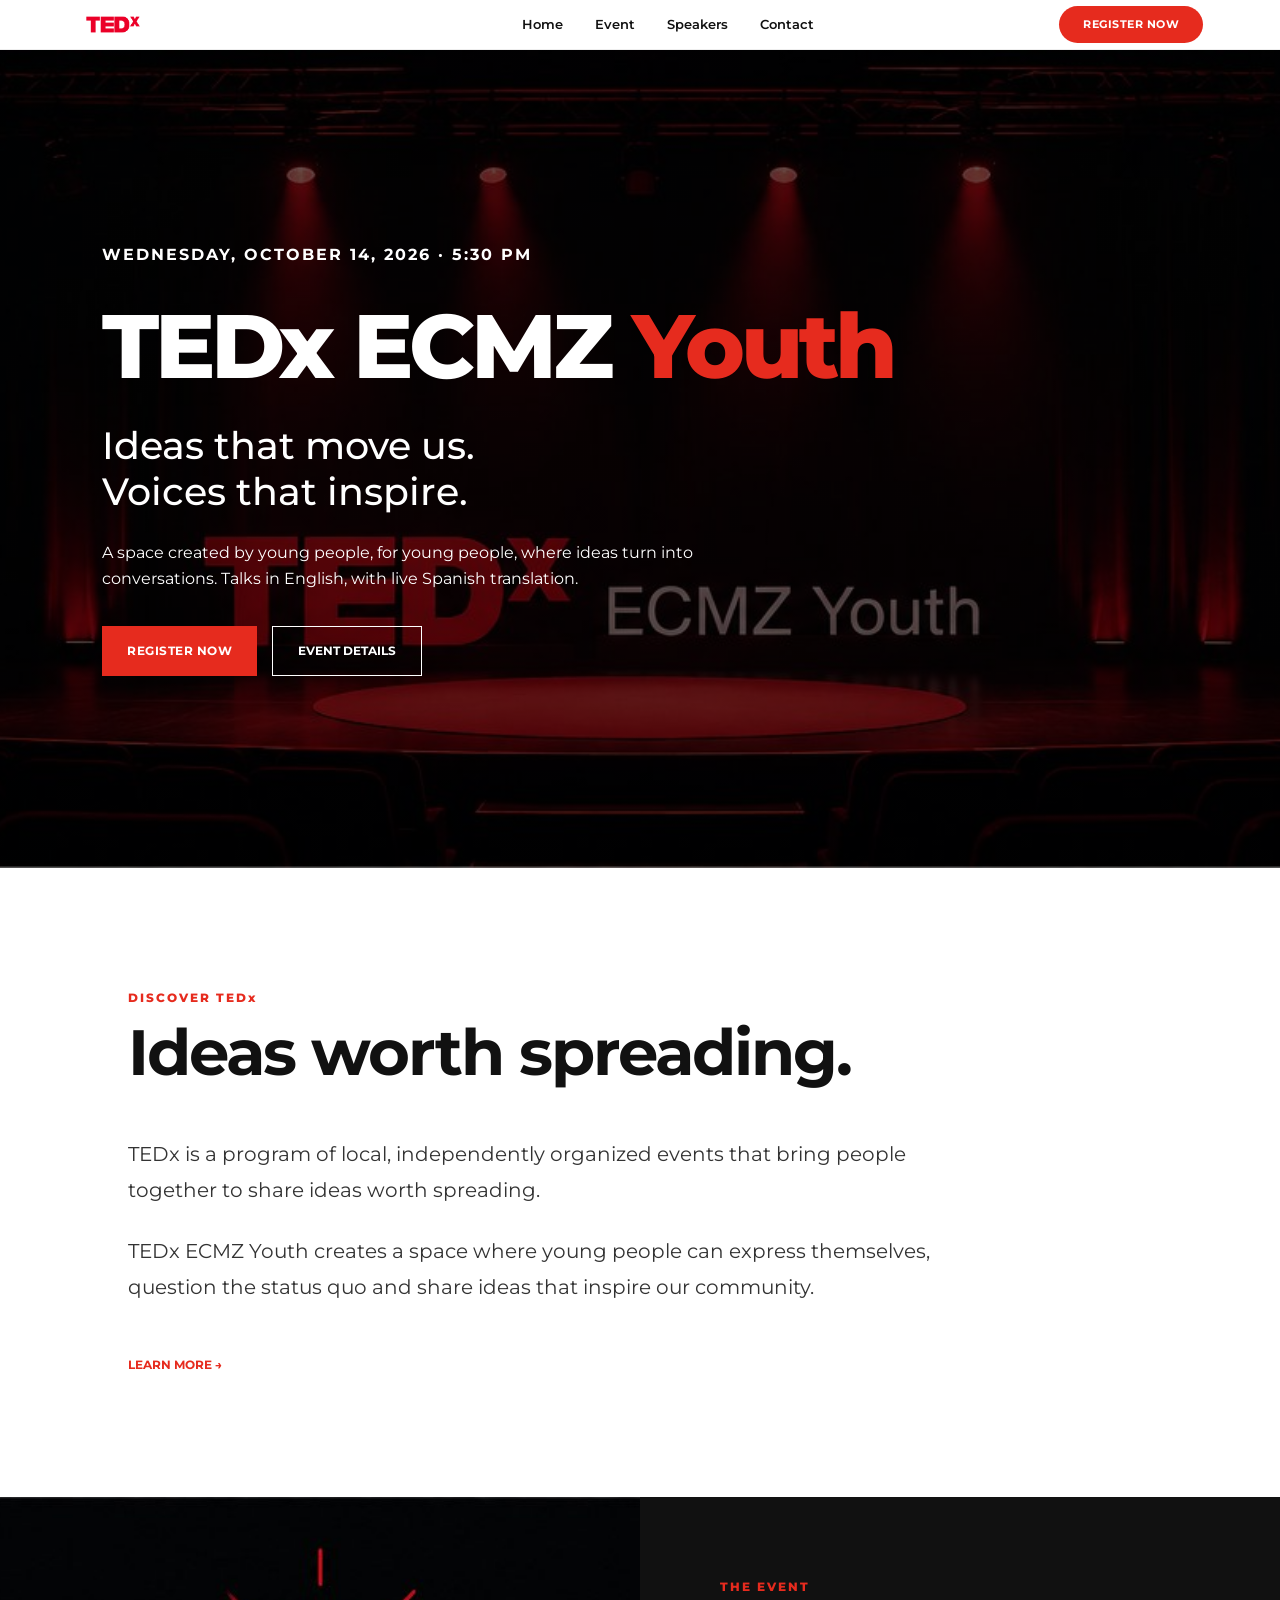
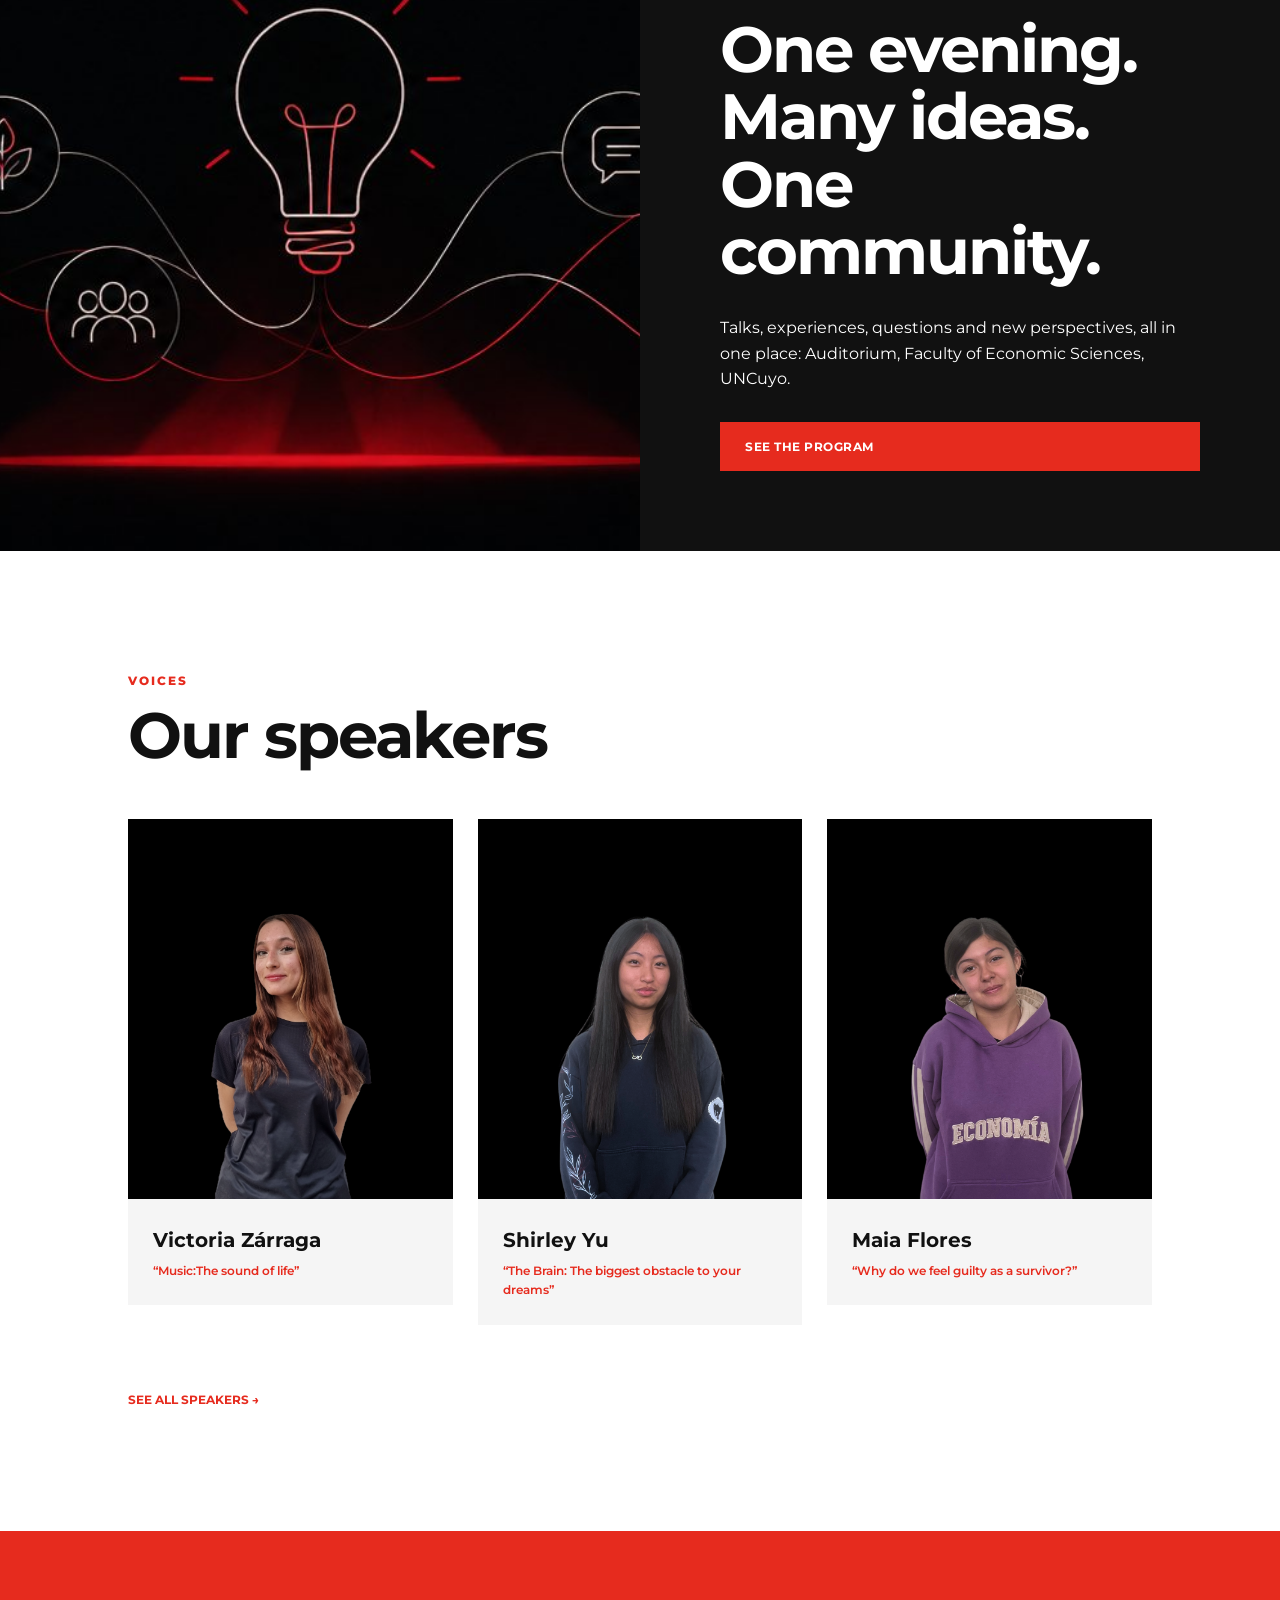
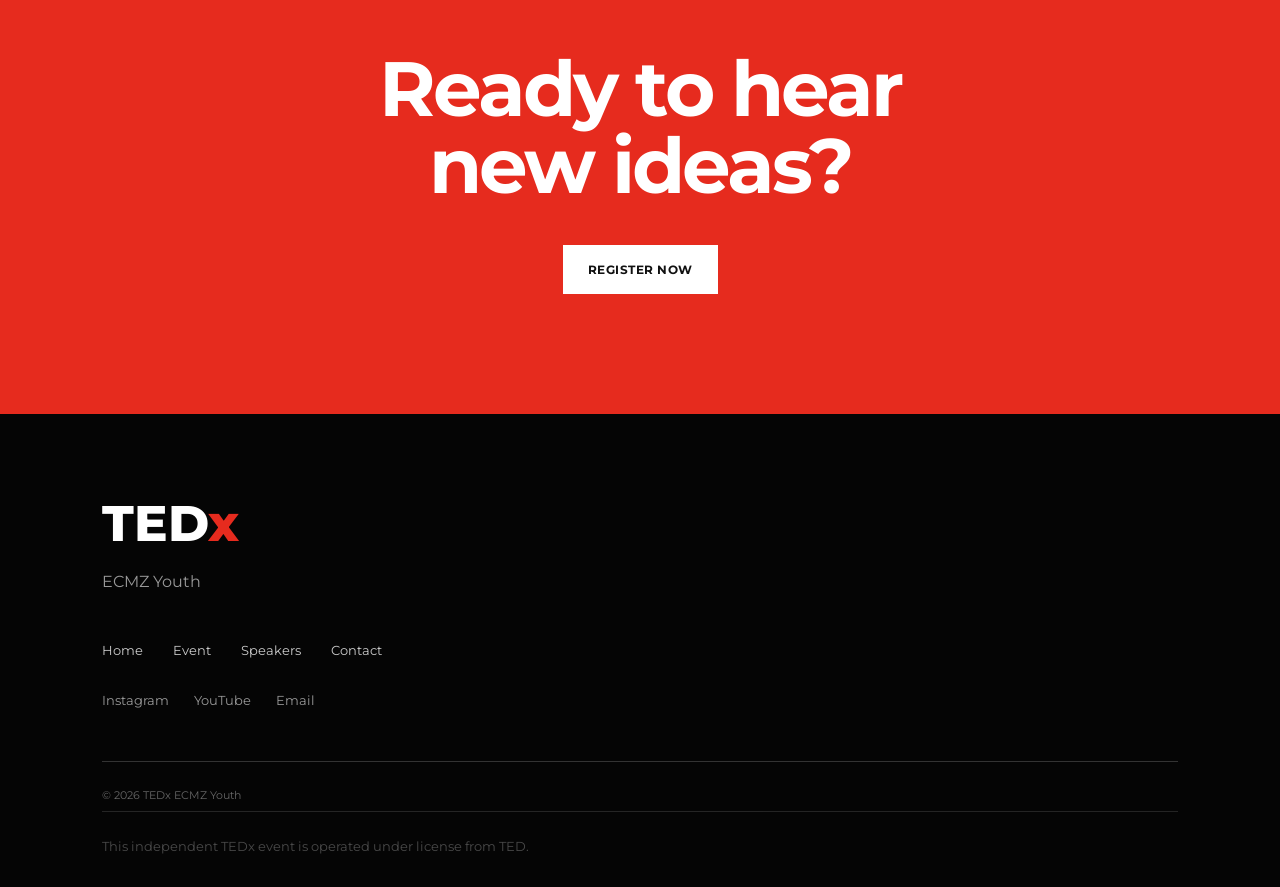
<file: TEDx/index.html>
<!DOCTYPE html>
<html lang="en">
<head>
<meta charset="UTF-8">
<meta name="viewport" content="width=device-width, initial-scale=1.0">
<title>TEDx ECMZ Youth</title>
<meta name="description" content="TEDx ECMZ Youth - Ideas that move us. Voices that inspire. Wednesday, October 14, 2026, UNCuyo.">
<link rel="stylesheet" href="style.css">
<link rel="preconnect" href="https://fonts.googleapis.com">
<link rel="preconnect" href="https://fonts.gstatic.com" crossorigin>
<link href="https://fonts.googleapis.com/css2?family=Montserrat:wght@400;500;600;700;800&display=swap" rel="stylesheet">
</head>
<body>
<header class="header">
<div class="logo-container"><a href="index.html"><img src="images/logo.png" alt="TEDx ECMZ Youth logo"></a></div>
<nav class="navbar">
<a href="index.html">Home</a><a href="event.html">Event</a><a href="speakers.html">Speakers</a><a href="contact.html">Contact</a>
</nav>
<a href="https://docs.google.com/forms/d/e/1FAIpQLSfxwrehClog3NkdFNM2hpVOUm62PTyvZKDhpCtgeWnrmLg81g/viewform?usp=dialog" class="btn-header">REGISTER NOW</a>
</header>
<main>
<section class="hero"><div class="hero-content">
    <p class="hero-small">WEDNESDAY, OCTOBER 14, 2026 · 5:30 PM</p>
    <h1>TEDx ECMZ <span>Youth</span></h1>
    <h2>Ideas that move us.<br>Voices that inspire.</h2>
    <p>A space created by young people, for young people, where ideas turn into conversations. Talks in English, with live Spanish translation.</p>
    <div class="hero-buttons"><a href="https://docs.google.com/forms/d/e/1FAIpQLSfxwrehClog3NkdFNM2hpVOUm62PTyvZKDhpCtgeWnrmLg81g/viewform?usp=dialog" class="btn-primary">REGISTER NOW</a><a href="event.html" class="btn-secondary">EVENT DETAILS</a></div>
    </div></section>
        <section class="about"><div class="section-title"><p>DISCOVER TEDx</p><h2>Ideas worth spreading.</h2></div>
        <div class="about-content"><div class="about-text">
            <p>TEDx is a program of local, independently organized events that bring people together to share ideas worth spreading.</p>
            <p>TEDx ECMZ Youth creates a space where young people can express themselves, question the status quo and share ideas that inspire our community.</p>
            <a href="event.html" class="text-link">LEARN MORE →</a>
        </div>
    </div>
    </section>
<section class="event-preview"><div class="event-image"><img src="images/events.jpg" alt="TEDx ECMZ Youth event"></div>
    <div class="event-info">
        <p>THE EVENT</p>
        <h2>One evening.<br>Many ideas.<br>One community.</h2>
        <p>Talks, experiences, questions and new perspectives, all in one place: Auditorium, Faculty of Economic Sciences, UNCuyo.</p>
        <a href="event.html" class="btn-primary">SEE THE PROGRAM</a></div></section>
        <section class="speakers-preview"><div class="section-title"><p>VOICES</p><h2>Our speakers</h2>
    </div>
    <div class="speaker-grid">
        <article class="speaker-card">
            <img src="images/vicky.png" alt="Speaker 1">
            <div class="speaker-info">
                <h3>Victoria Zárraga</h3><p>“Music:The sound of life”</p>
            </div>
        </article>
        <article class="speaker-card">
            <img src="images/yu.png" alt="Speaker 2">
            <div class="speaker-info">
                <h3>Shirley Yu</h3><p>“The Brain: The biggest obstacle to your dreams”</p>
            </div>
        </article>
        <article class="speaker-card">
            <img src="images/mai.png" alt="Speaker 3">
            <div class="speaker-info">
                <h3>Maia Flores</h3><p>“Why do we feel guilty as a survivor?”</p>
            </div>
        </article>
    </div>
    <a href="speakers.html" class="text-link">SEE ALL SPEAKERS →</a>
</section>

<section class="cta"><h2>Ready to hear<br>new ideas?</h2><a href="https://docs.google.com/forms/d/e/1FAIpQLSfxwrehClog3NkdFNM2hpVOUm62PTyvZKDhpCtgeWnrmLg81g/viewform?usp=dialog" class="btn-primary">REGISTER NOW</a></section>
</main>
<footer class="footer">
<div class="footer-logo"><h2>TED<span>x</span></h2><p>ECMZ Youth</p></div>
<div class="footer-links"><a href="index.html">Home</a><a href="event.html">Event</a><a href="speakers.html">Speakers</a><a href="contact.html">Contact</a></div>
<div class="footer-social">
    <a href="https://www.instagram.com/tedxecmzyouth">Instagram</a>
    <a href="#">YouTube</a>
    <a href="contact.html">Email</a>
</div>
<p class="copyright">© 2026 TEDx ECMZ Youth</p>
<p class="copyright disclaimer">This independent TEDx event is operated under license from TED.</p>
</footer>
</body>
</html>
</file>
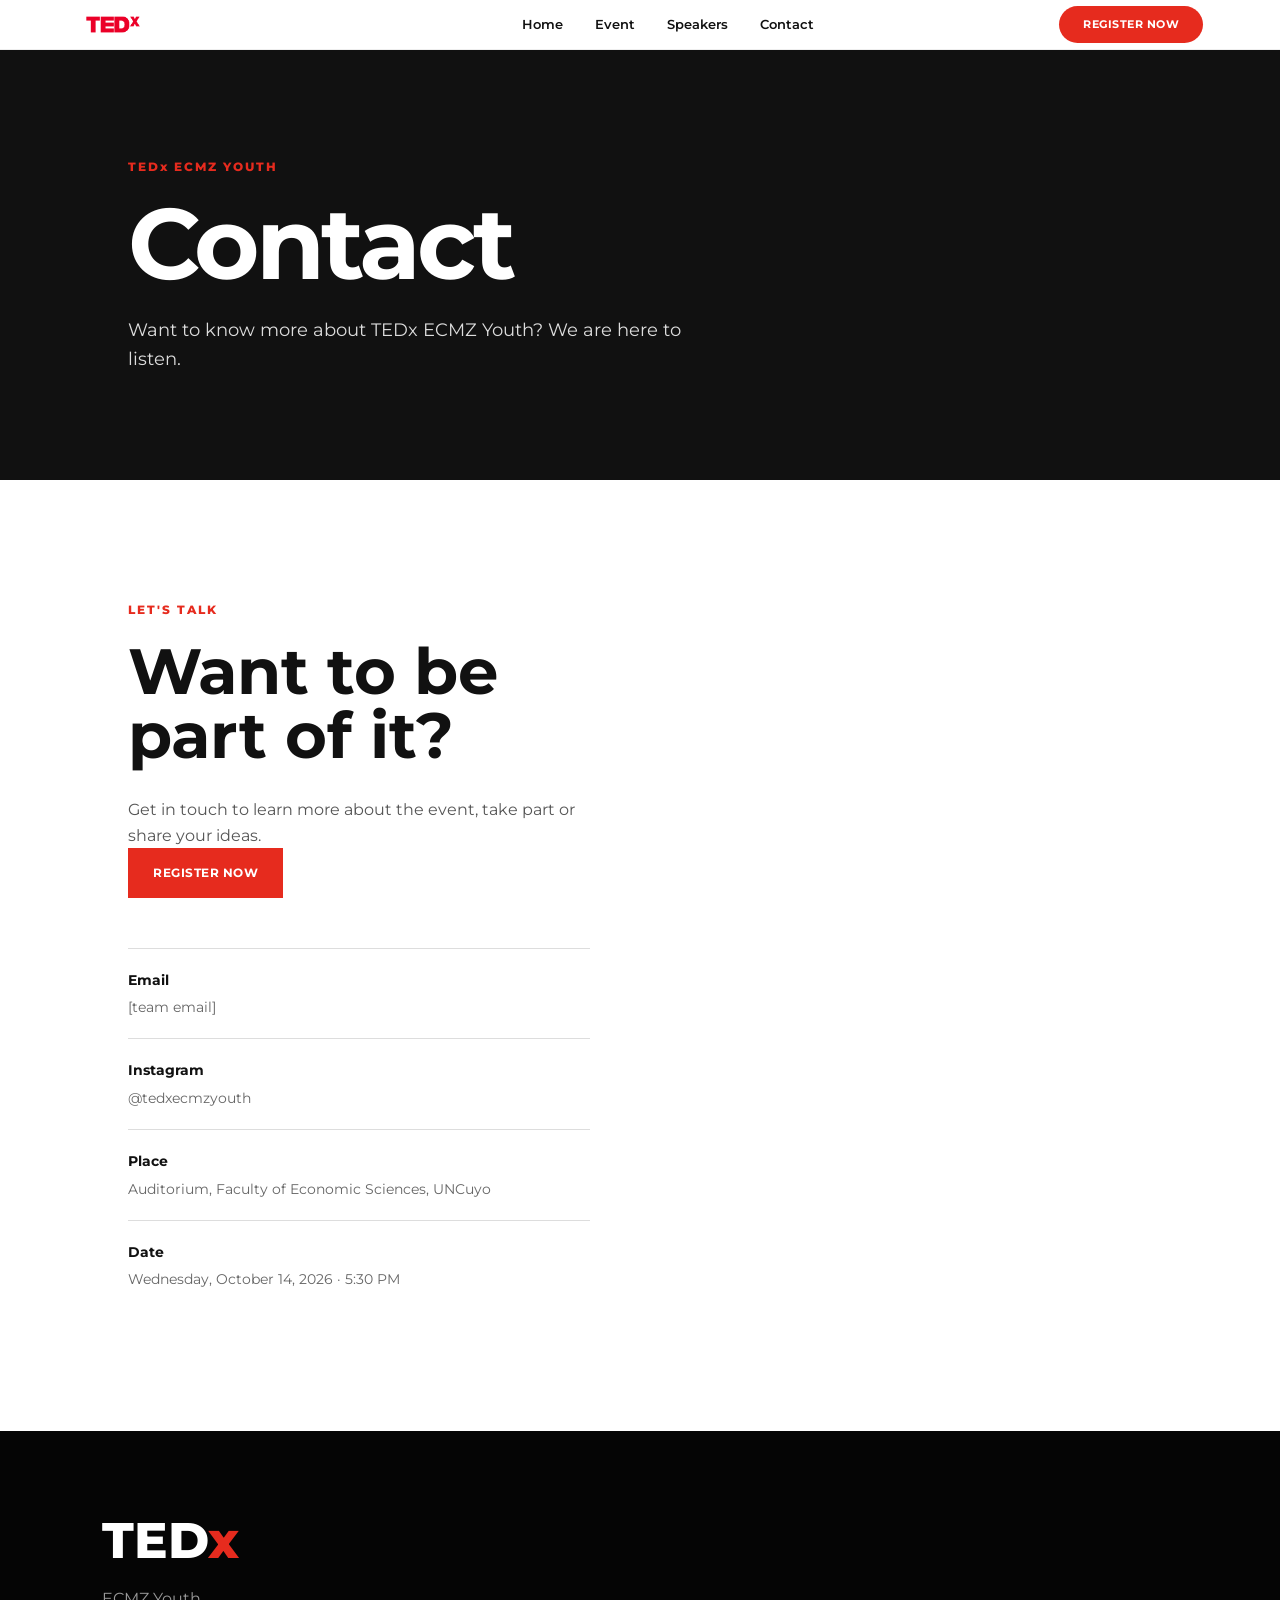
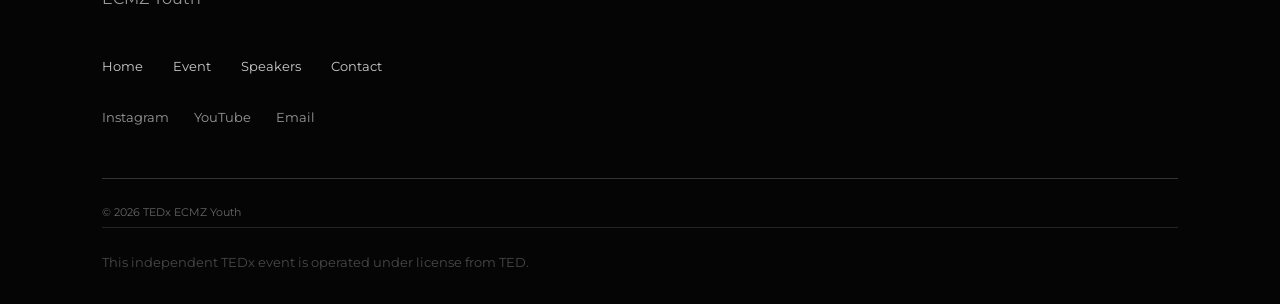
<file: TEDx/contact.html>
<!DOCTYPE html>
<html lang="en">
<head>
<meta charset="UTF-8">
<meta name="viewport" content="width=device-width, initial-scale=1.0">
<title>Contact | TEDx ECMZ Youth</title>

<link rel="stylesheet" href="style.css">
<link rel="preconnect" href="https://fonts.googleapis.com">
<link rel="preconnect" href="https://fonts.gstatic.com" crossorigin>
<link href="https://fonts.googleapis.com/css2?family=Montserrat:wght@400;500;600;700;800&display=swap" rel="stylesheet">
</head>
<body>
<header class="header">
<div class="logo-container"><a href="index.html"><img src="images/logo.png" alt="TEDx ECMZ Youth logo"></a></div>
<nav class="navbar">
<a href="index.html">Home</a><a href="event.html">Event</a><a href="speakers.html">Speakers</a><a href="contact.html">Contact</a>
</nav>
<a href="https://docs.google.com/forms/d/e/1FAIpQLSfxwrehClog3NkdFNM2hpVOUm62PTyvZKDhpCtgeWnrmLg81g/viewform?usp=dialog" class="btn-header">REGISTER NOW</a>
</header>
<main>
<section class="page-hero"><p>TEDx ECMZ YOUTH</p><h1>Contact</h1><p>Want to know more about TEDx ECMZ Youth? We are here to listen.</p></section>
<section class="contact-section"><div class="contact-info">
<p>LET'S TALK</p><h2>Want to be part of it?</h2>
<p>Get in touch to learn more about the event, take part or share your ideas.</p>
<a href="https://docs.google.com/forms/d/e/1FAIpQLSfxwrehClog3NkdFNM2hpVOUm62PTyvZKDhpCtgeWnrmLg81g/viewform?usp=dialog" class="btn-primary">REGISTER NOW</a>
<div class="contact-data">
<div><h3>Email</h3><p>[team email]</p></div>
<div><h3>Instagram</h3><p>@tedxecmzyouth</p></div>
<div><h3>Place</h3><p>Auditorium, Faculty of Economic Sciences, UNCuyo</p></div>
<div><h3>Date</h3><p>Wednesday, October 14, 2026 · 5:30 PM</p></div>
</div></div></section>
</main>
<footer class="footer">
<div class="footer-logo"><h2>TED<span>x</span></h2><p>ECMZ Youth</p></div>
<div class="footer-links"><a href="index.html">Home</a><a href="event.html">Event</a><a href="speakers.html">Speakers</a><a href="contact.html">Contact</a></div>
<div class="footer-social">
    <a href="https://www.instagram.com/tedxecmzyouth">Instagram</a>
    <a href="#">YouTube</a>
    <a href="contact.html">Email</a>
</div>
<p class="copyright">© 2026 TEDx ECMZ Youth</p>
<p class="copyright disclaimer">This independent TEDx event is operated under license from TED.</p>
</footer>
</body>
</html>
</file>
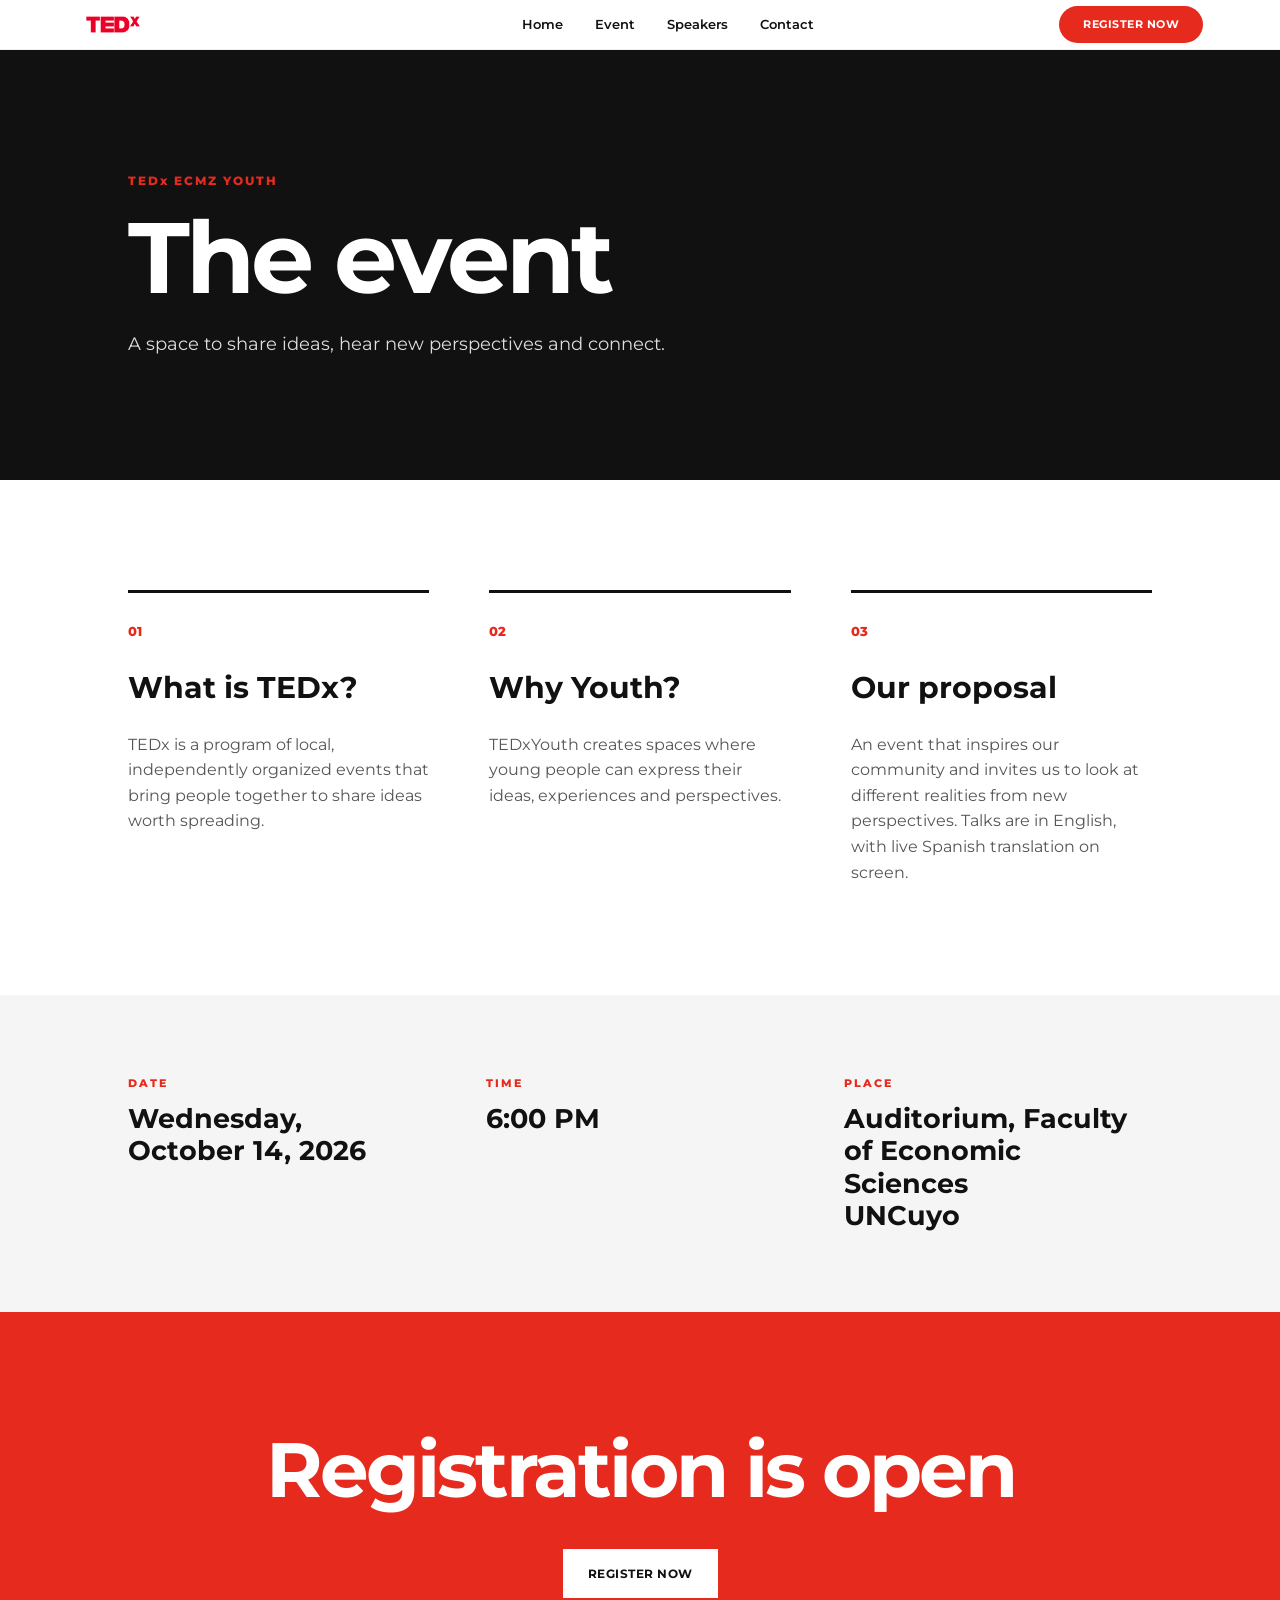
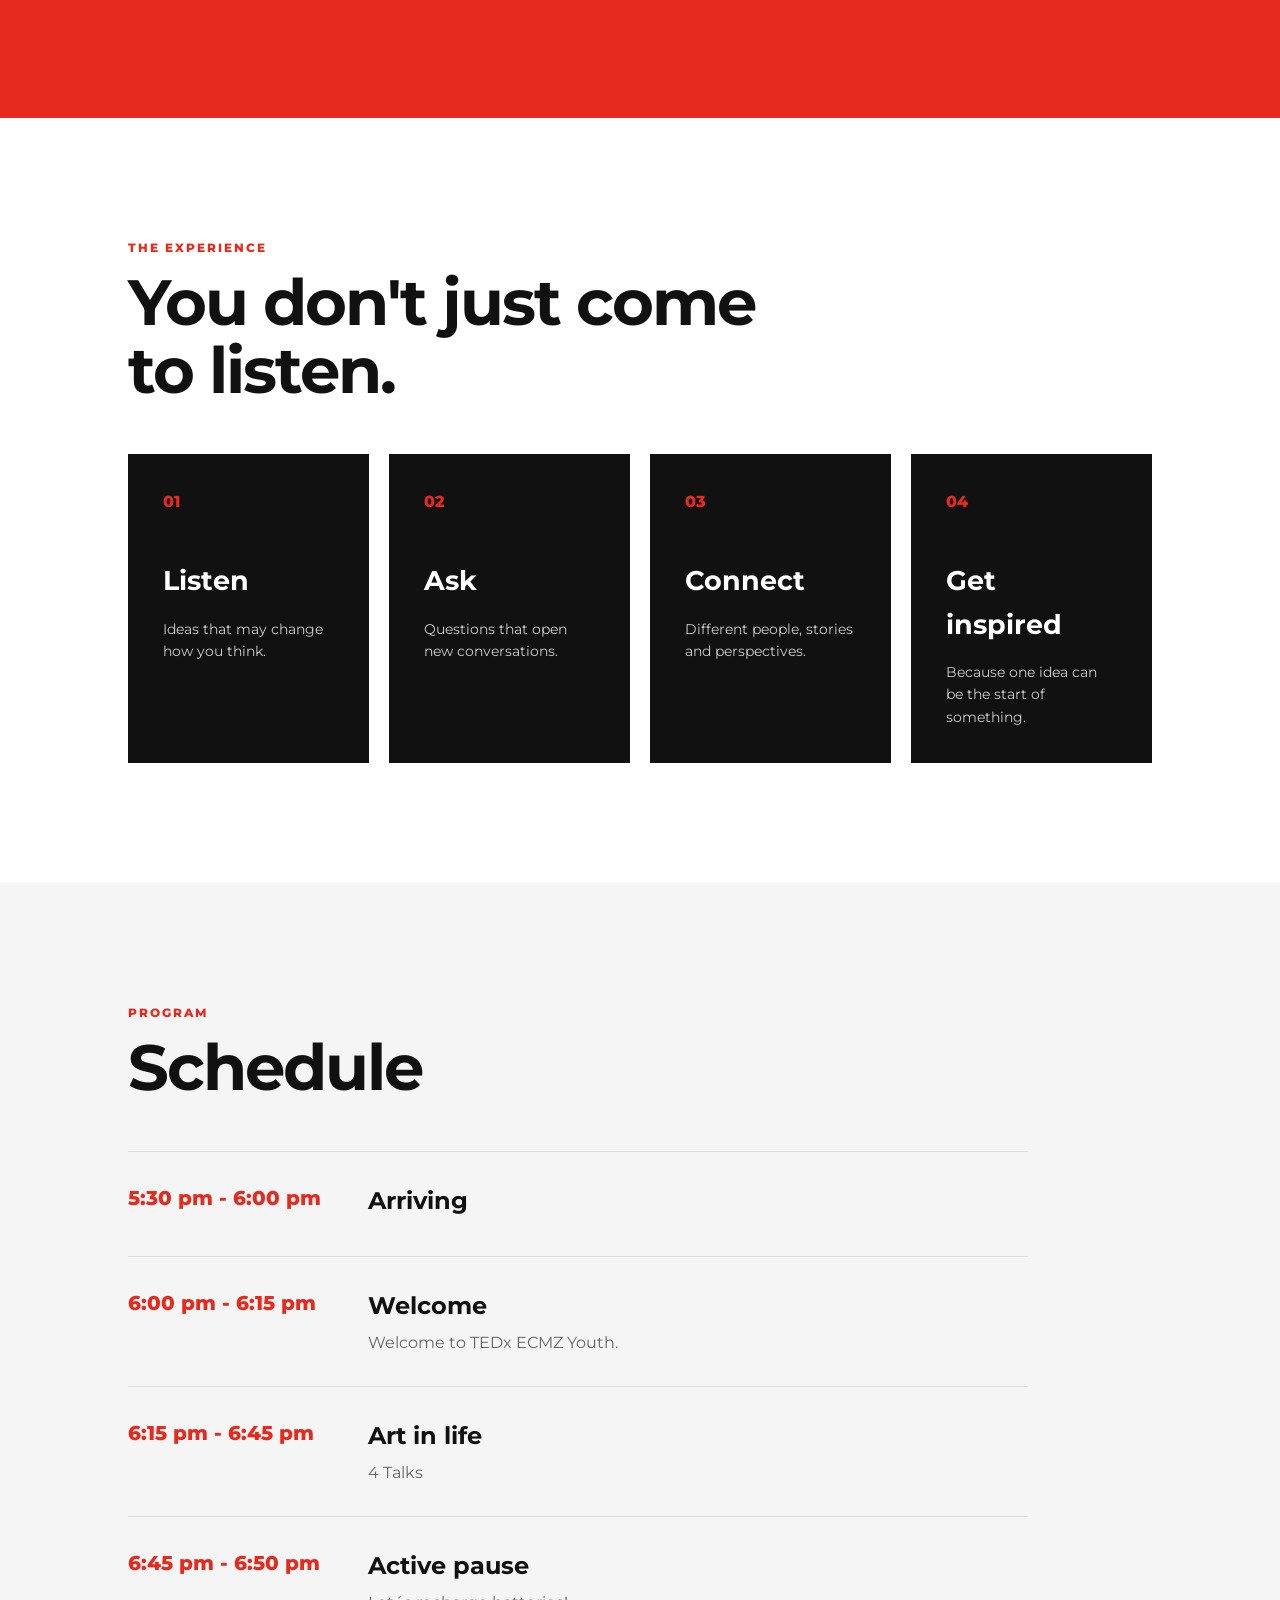
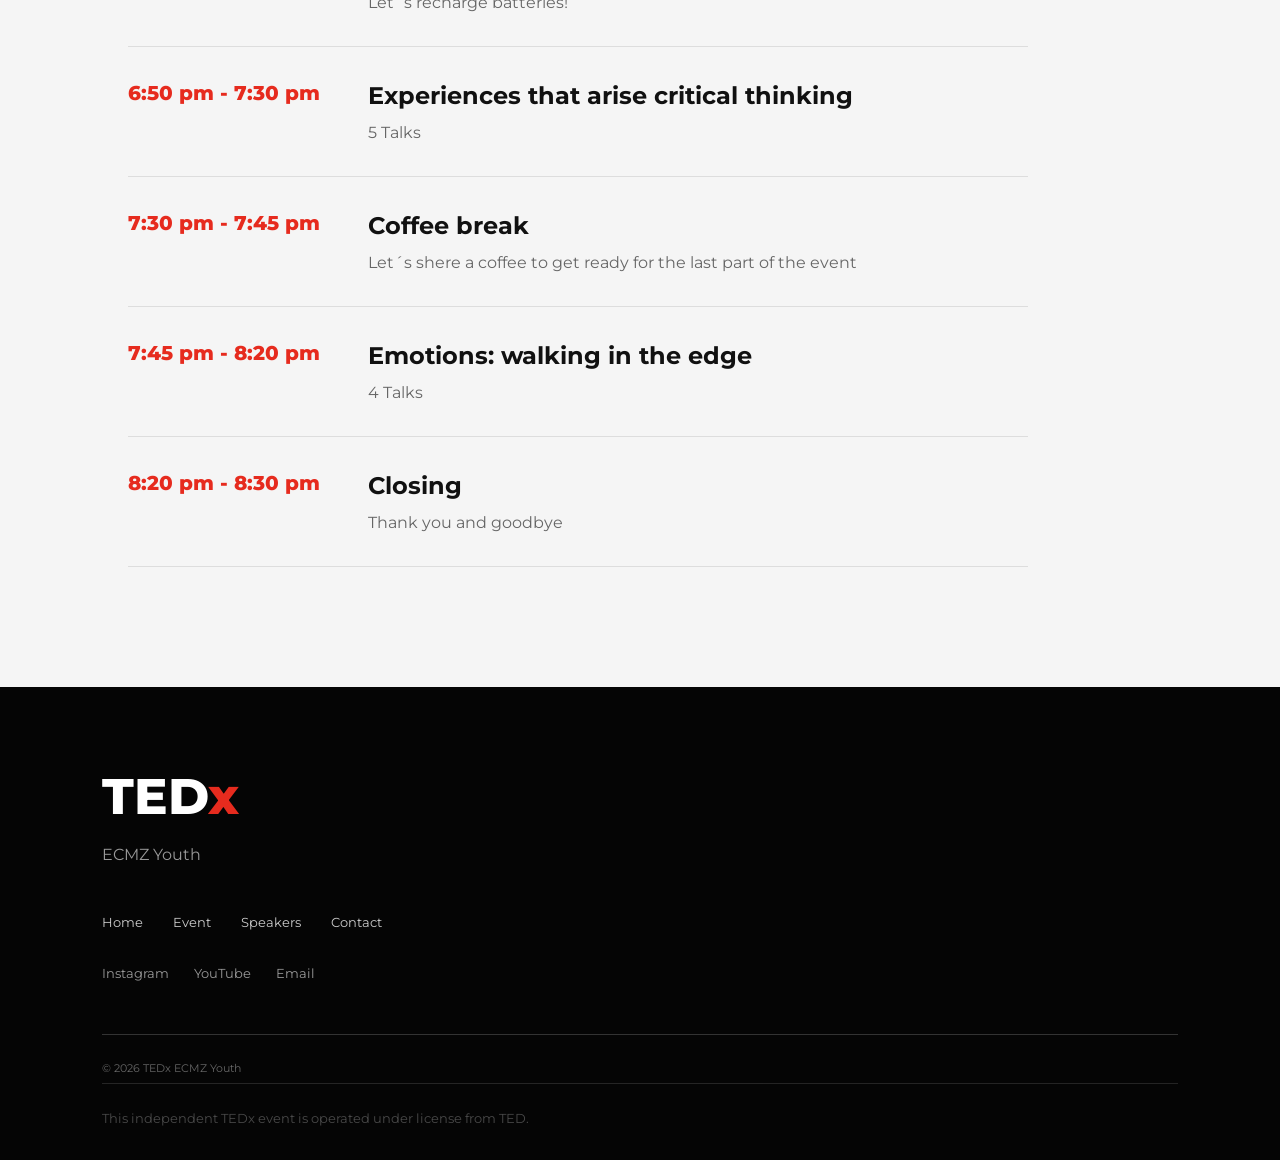
<file: TEDx/event.html>
<!DOCTYPE html>
<html lang="en">
<head>
<meta charset="UTF-8">
<meta name="viewport" content="width=device-width, initial-scale=1.0">
<title>The Event | TEDx ECMZ Youth</title>

<link rel="stylesheet" href="style.css">
<link rel="preconnect" href="https://fonts.googleapis.com">
<link rel="preconnect" href="https://fonts.gstatic.com" crossorigin>
<link href="https://fonts.googleapis.com/css2?family=Montserrat:wght@400;500;600;700;800&display=swap" rel="stylesheet">
</head>
<body>
    <header class="header">
        <div class="logo-container"><a href="index.html"><img src="images/logo.png" alt="TEDx ECMZ Youth logo"></a></div>
        <nav class="navbar">
        <a href="index.html">Home</a><a href="event.html">Event</a><a href="speakers.html">Speakers</a><a href="contact.html">Contact</a>
        </nav>
        <a href="https://docs.google.com/forms/d/e/1FAIpQLSfxwrehClog3NkdFNM2hpVOUm62PTyvZKDhpCtgeWnrmLg81g/viewform?usp=dialog" class="btn-header">REGISTER NOW</a>
    </header>
    <main>
        <section class="page-hero"><p>TEDx ECMZ YOUTH</p><h1>The event</h1><p>A space to share ideas, hear new perspectives and connect.</p></section>
        <section class="event-details">
        <div class="event-detail"><span>01</span><h2>What is TEDx?</h2><p>TEDx is a program of local, independently organized events that bring people together to share ideas worth spreading.</p></div>
        <div class="event-detail"><span>02</span><h2>Why Youth?</h2><p>TEDxYouth creates spaces where young people can express their ideas, experiences and perspectives.</p></div>
        <div class="event-detail"><span>03</span><h2>Our proposal</h2><p>An event that inspires our community and invites us to look at different realities from new perspectives. Talks are in English, with live Spanish translation on screen.</p></div>
        </section>
        <section class="event-data">
        <div><p>DATE</p><h2>Wednesday,<br>October 14, 2026</h2></div>
        <div><p>TIME</p><h2>6:00 PM</h2></div>
        <div><p>PLACE</p><h2>Auditorium, Faculty of Economic Sciences<br>UNCuyo</h2></div>
        </section>
        <section class="cta" id="registration"><h2>Registration is open</h2><a href="https://docs.google.com/forms/d/e/1FAIpQLSfxwrehClog3NkdFNM2hpVOUm62PTyvZKDhpCtgeWnrmLg81g/viewform?usp=dialog" class="btn-primary">REGISTER NOW</a></section>
        <section class="experience"><div class="section-title"><p>THE EXPERIENCE</p><h2>You don't just come<br>to listen.</h2></div><div class="experience-grid"><div class="experience-card"><span>01</span><h3>Listen</h3><p>Ideas that may change how you think.</p></div><div class="experience-card"><span>02</span><h3>Ask</h3><p>Questions that open new conversations.</p></div><div class="experience-card"><span>03</span><h3>Connect</h3><p>Different people, stories and perspectives.</p></div><div class="experience-card"><span>04</span><h3>Get inspired</h3><p>Because one idea can be the start of something.</p></div></div></section>
        <section class="agenda">
            <div class="section-title"><p>PROGRAM</p><h2>Schedule</h2>
            </div>
            <div class="timeline">
                <div class="timeline-item"><span>5:30 pm - 6:00 pm</span>
                    <div><h3>Arriving</h3>
                    </div>
                </div>
                <div class="timeline-item"><span>6:00 pm - 6:15 pm</span>
                    <div>
                        <h3>Welcome</h3><p>Welcome to TEDx ECMZ Youth.</p>
                    </div>
                </div>
                <div class="timeline-item"><span>6:15 pm - 6:45 pm</span>
                    <div>
                        <h3>Art in life</h3><p> 4 Talks</p>
                    </div>
                </div>
                <div class="timeline-item"><span>6:45 pm - 6:50 pm</span>
                    <div>
                        <h3>Active pause</h3><p>Let´s recharge batteries!</p>
                    </div>
                </div>
                <div class="timeline-item"><span>6:50 pm - 7:30 pm</span>
                    <div>
                        <h3>Experiences that arise critical thinking</h3><p> 5 Talks</p>
                    </div>
                </div>
                <div class="timeline-item"><span>7:30 pm - 7:45 pm</span>
                    <div>
                        <h3>Coffee break</h3><p>Let´s shere a coffee to get ready for the last part of the event</p>
                    </div>
                </div>
                <div class="timeline-item"><span>7:45 pm - 8:20 pm</span>
                    <div>
                        <h3>Emotions: walking in the edge</h3><p>4 Talks</p>
                    </div>
                </div>
                <div class="timeline-item"><span>8:20 pm - 8:30 pm</span>
                    <div>
                        <h3>Closing</h3><p>Thank you and goodbye</p>
                    </div>
                </div>
            </div>
        </section>
    </main>
    <footer class="footer">
    <div class="footer-logo"><h2>TED<span>x</span></h2><p>ECMZ Youth</p></div>
    <div class="footer-links">
        <a href="index.html">Home</a>
        <a href="event.html">Event</a>
        <a href="speakers.html">Speakers</a>
        <a href="contact.html">Contact</a>
    </div>
    <div class="footer-social">
        <a href="https://www.instagram.com/tedxecmzyouth">Instagram</a>
        <a href="#">YouTube</a>
        <a href="contact.html">Email</a>
    </div>
    <p class="copyright">© 2026 TEDx ECMZ Youth</p>
    <p class="copyright disclaimer">This independent TEDx event is operated under license from TED.</p>
    </footer>
</body>
</html>
</file>
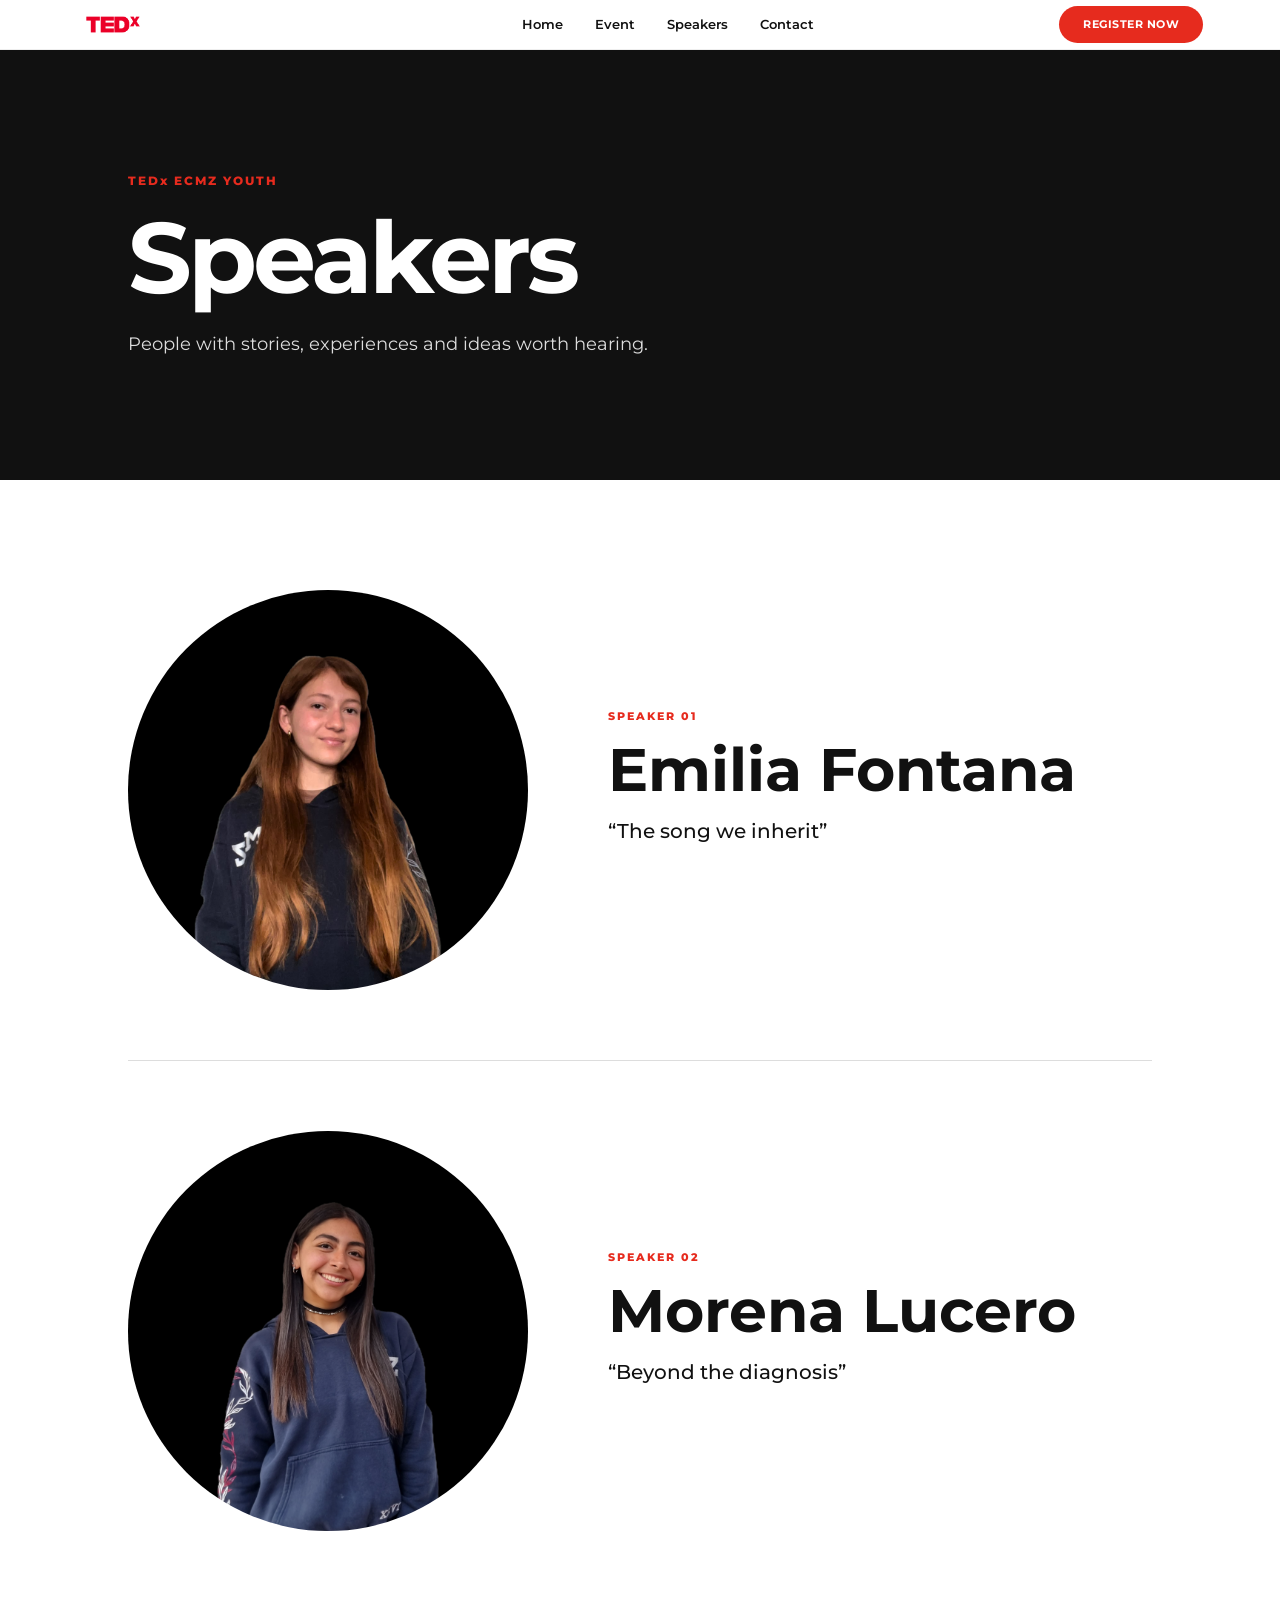
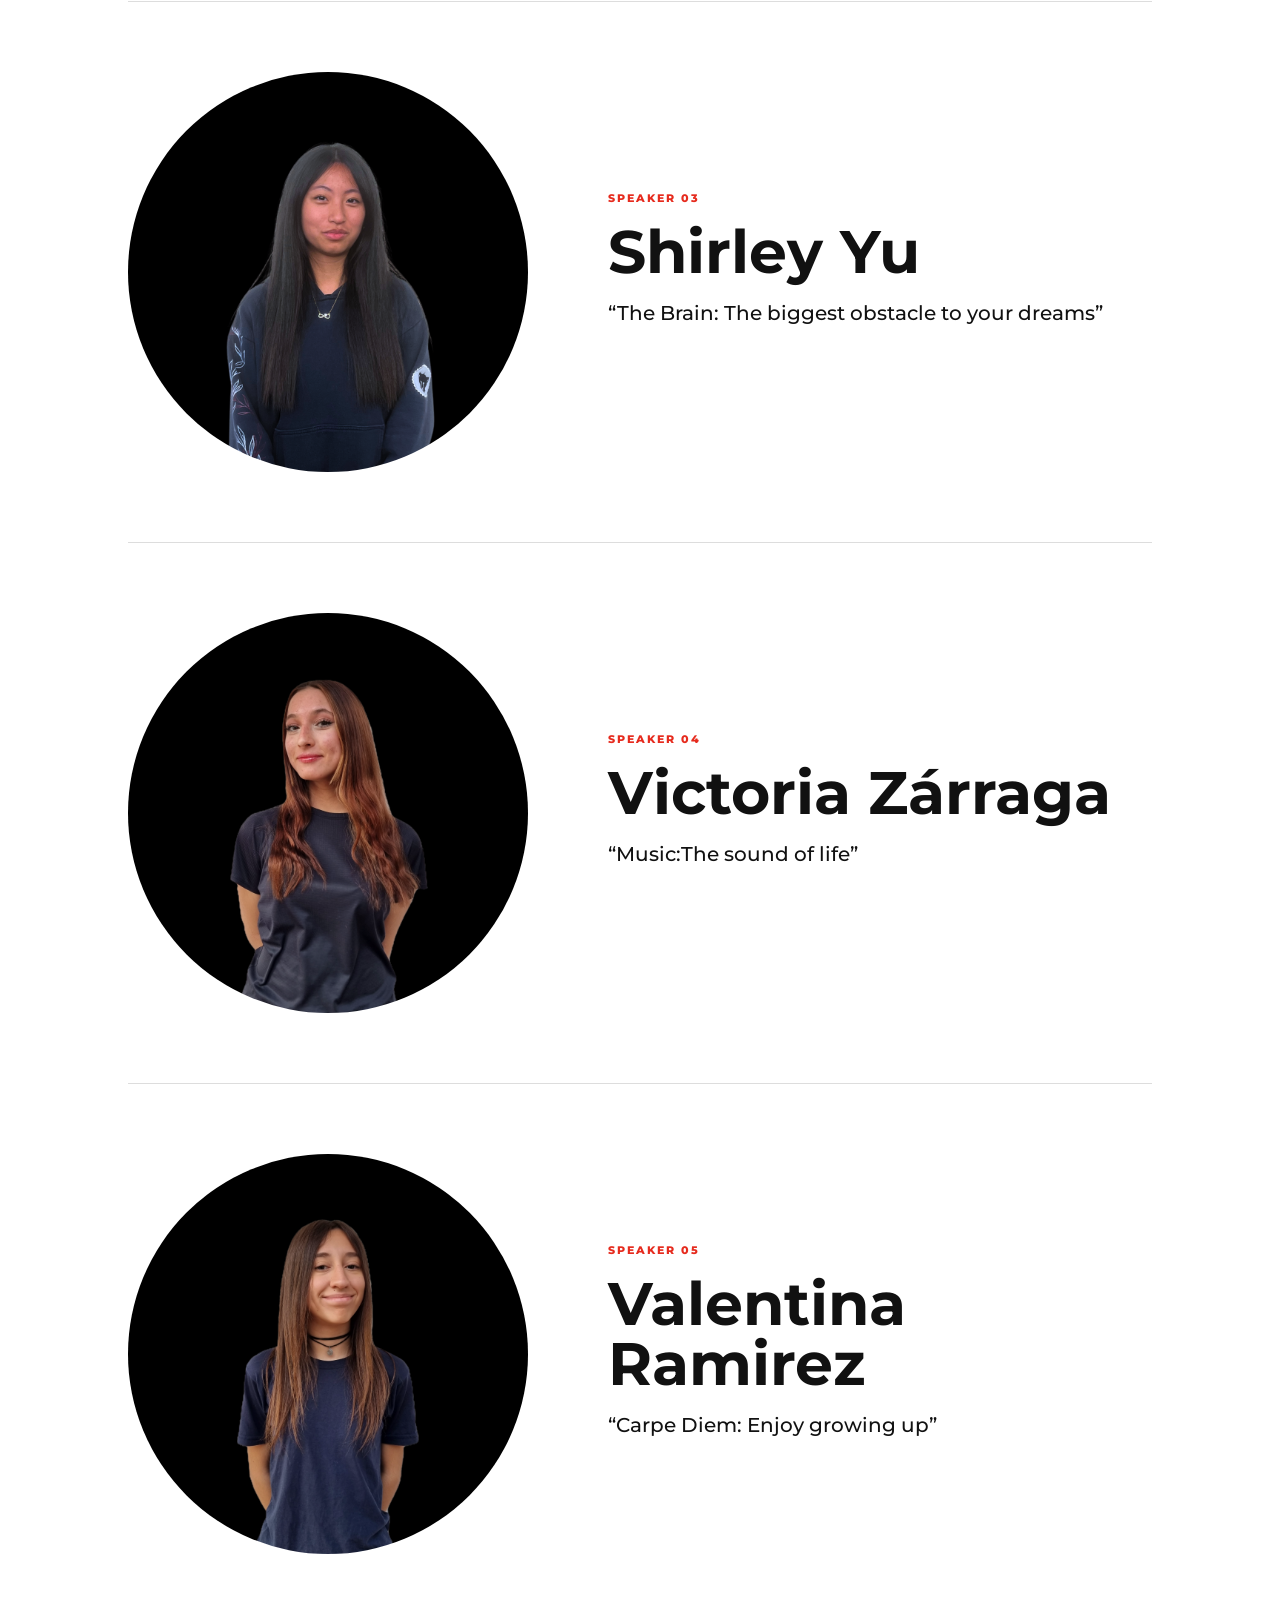
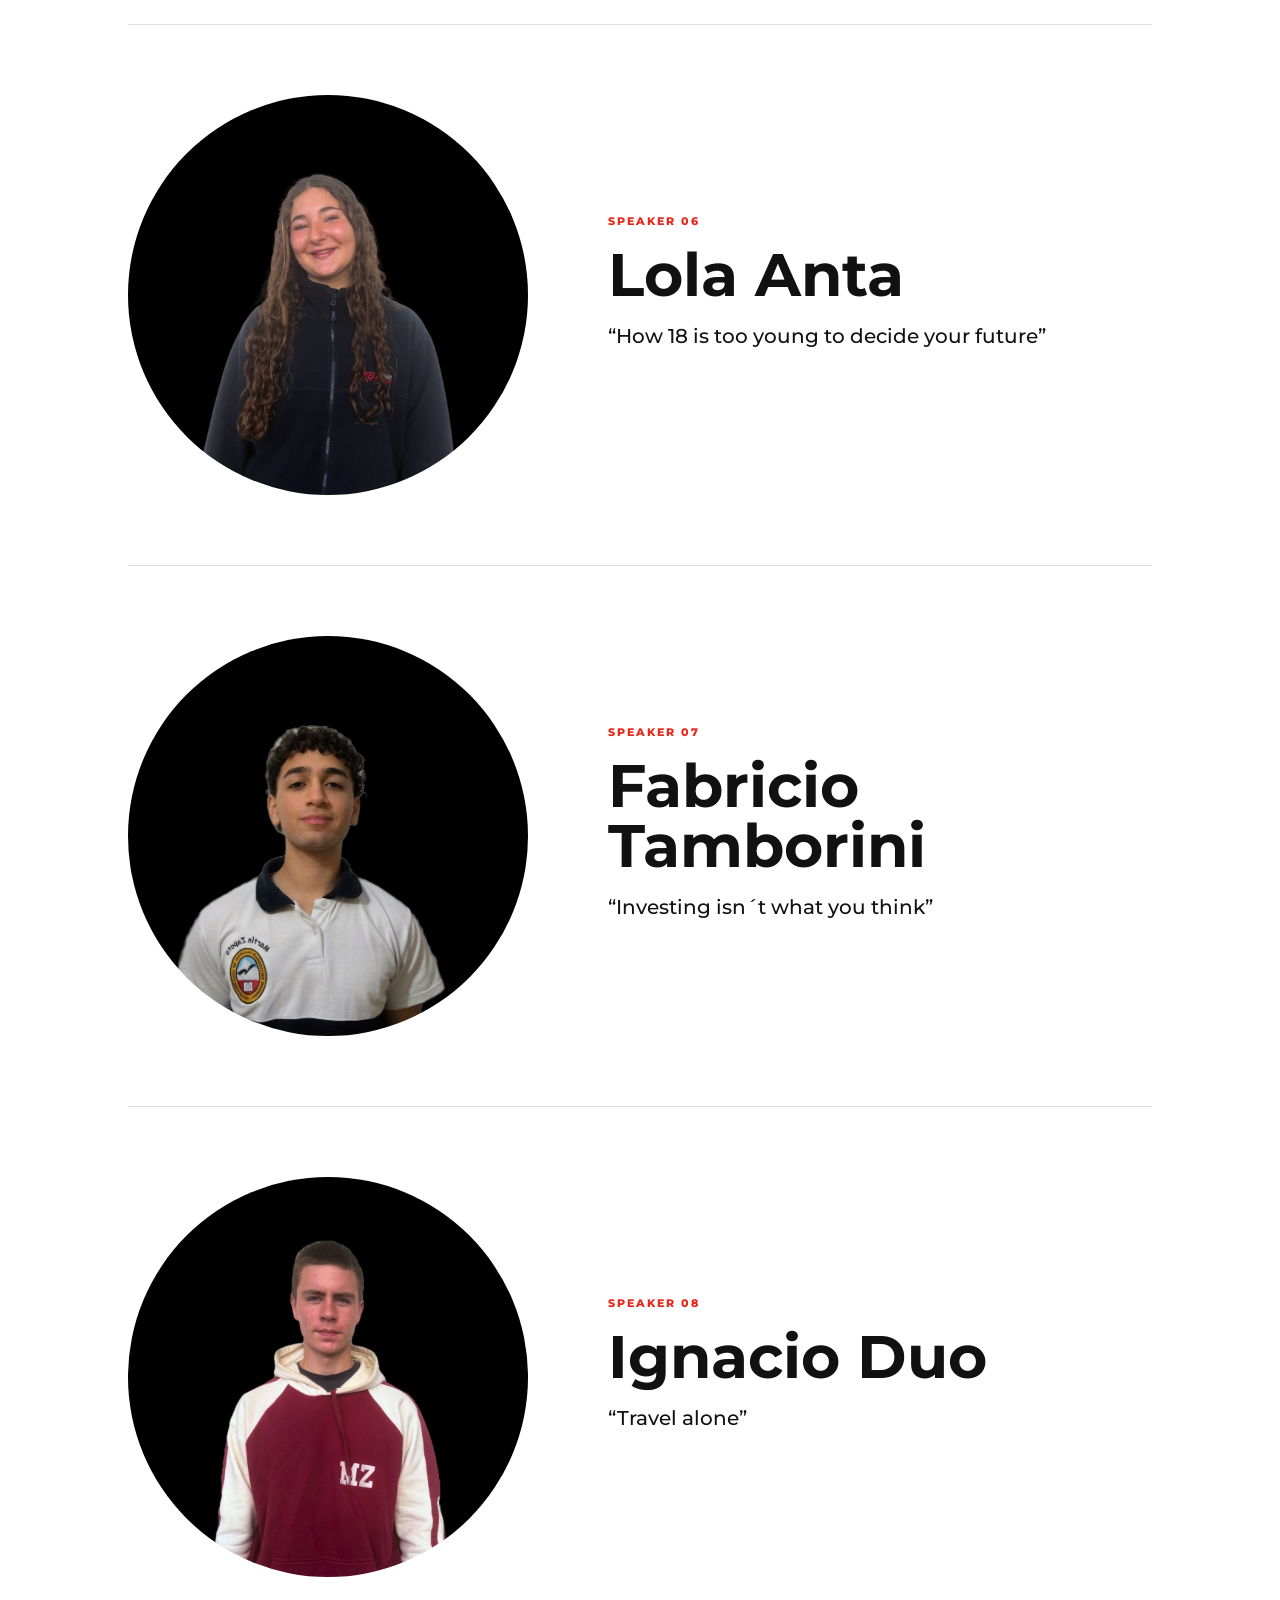
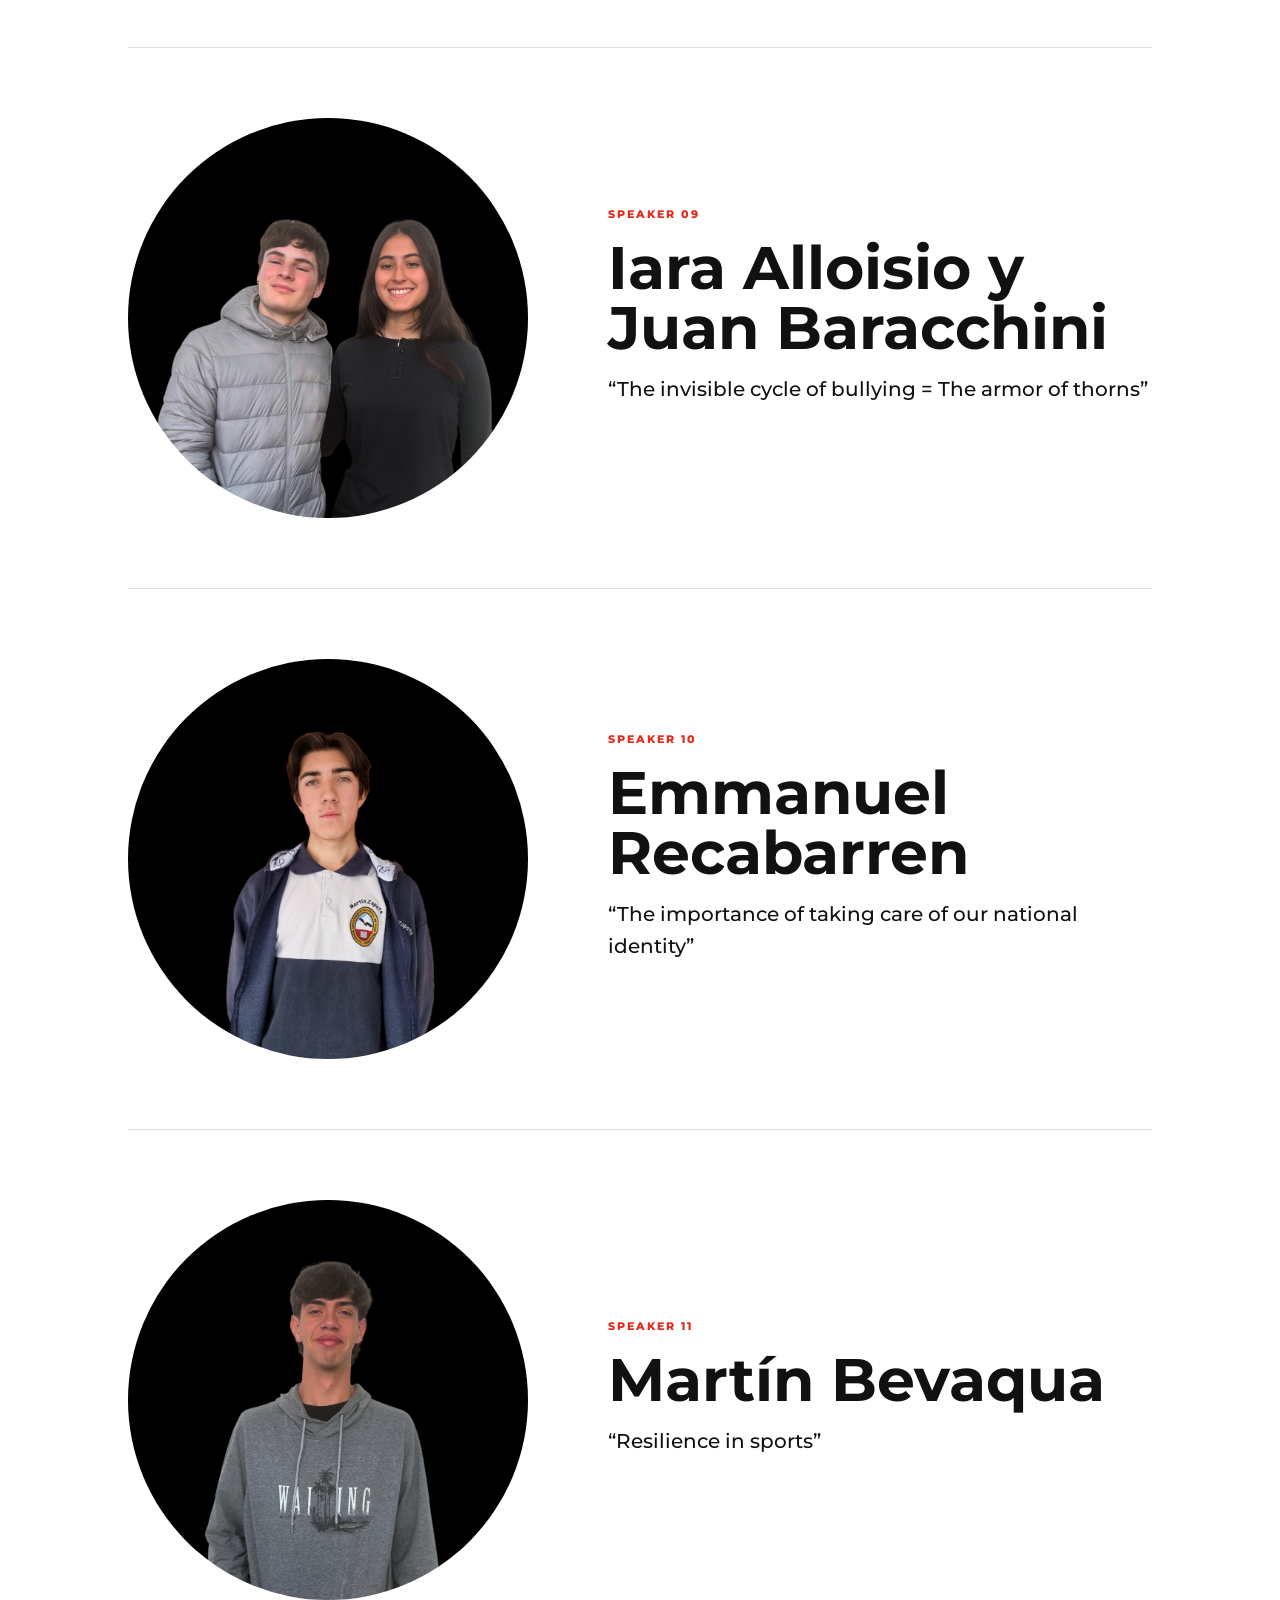
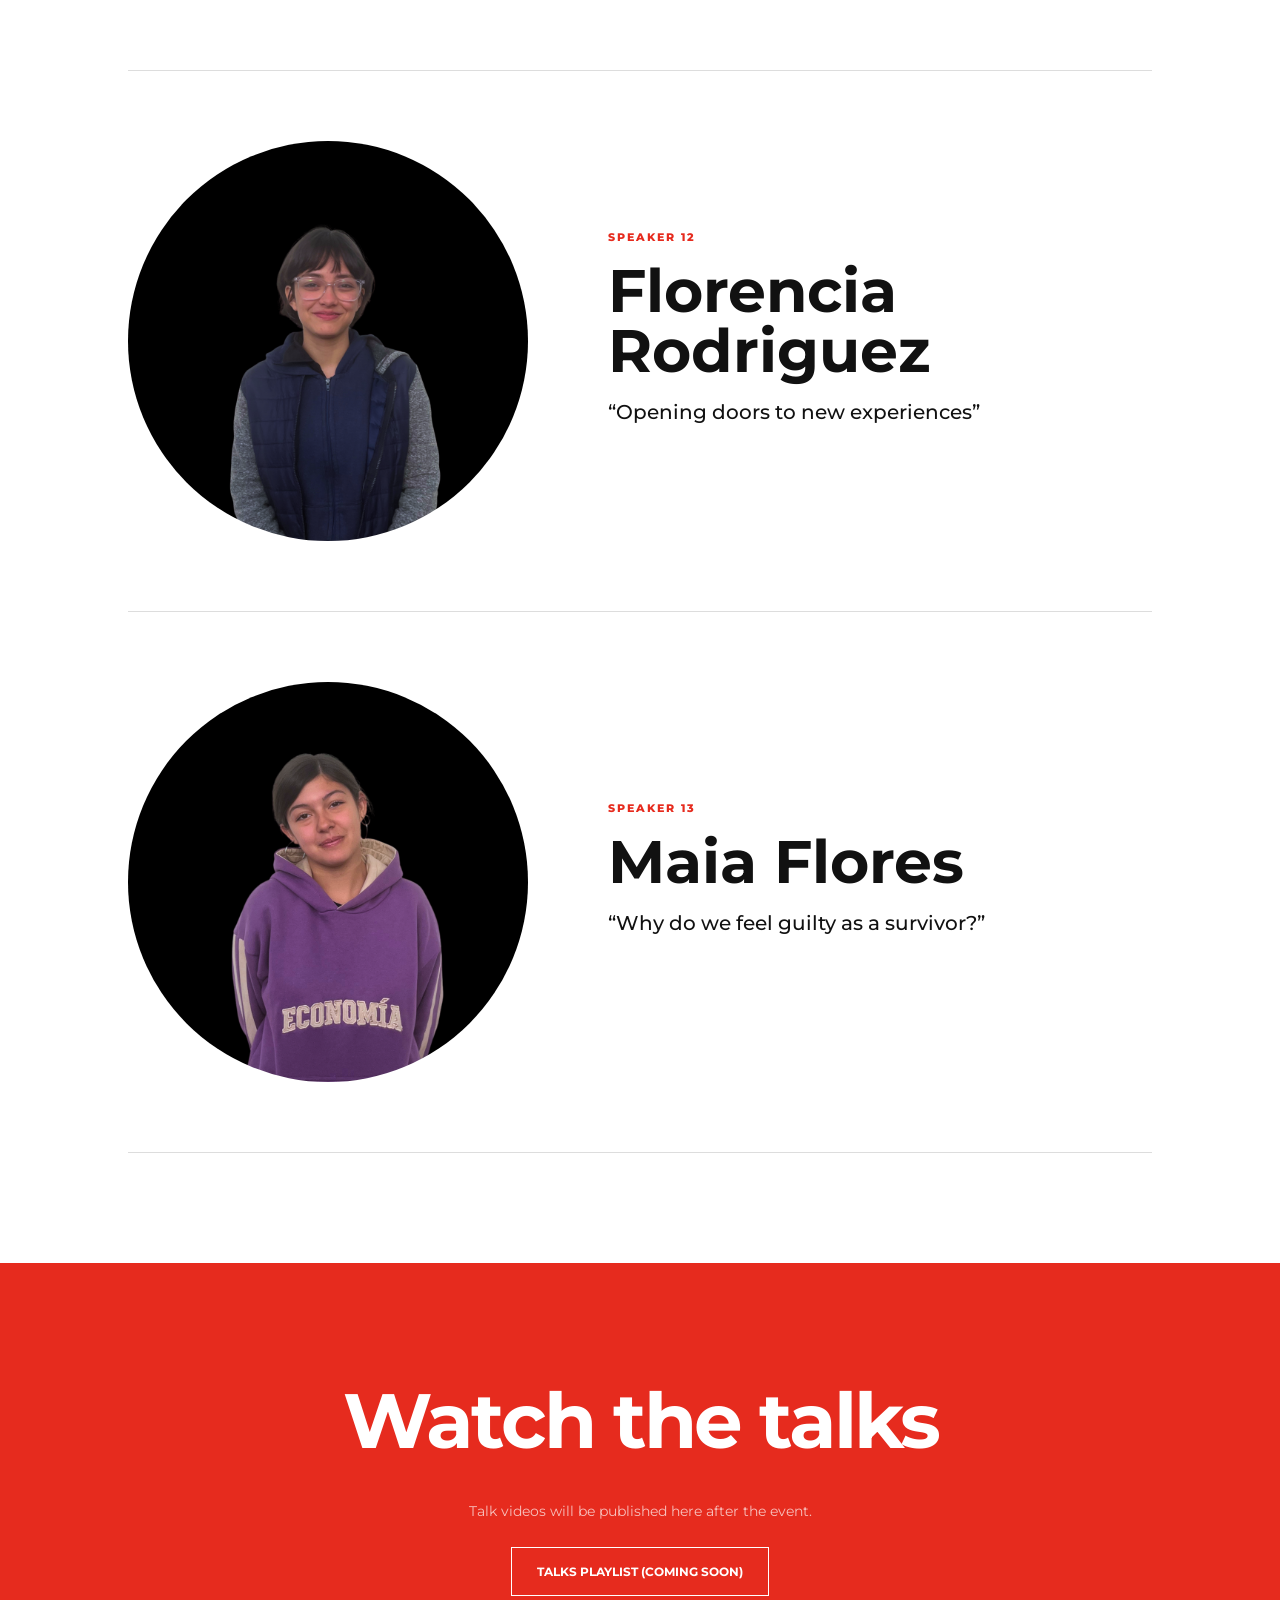
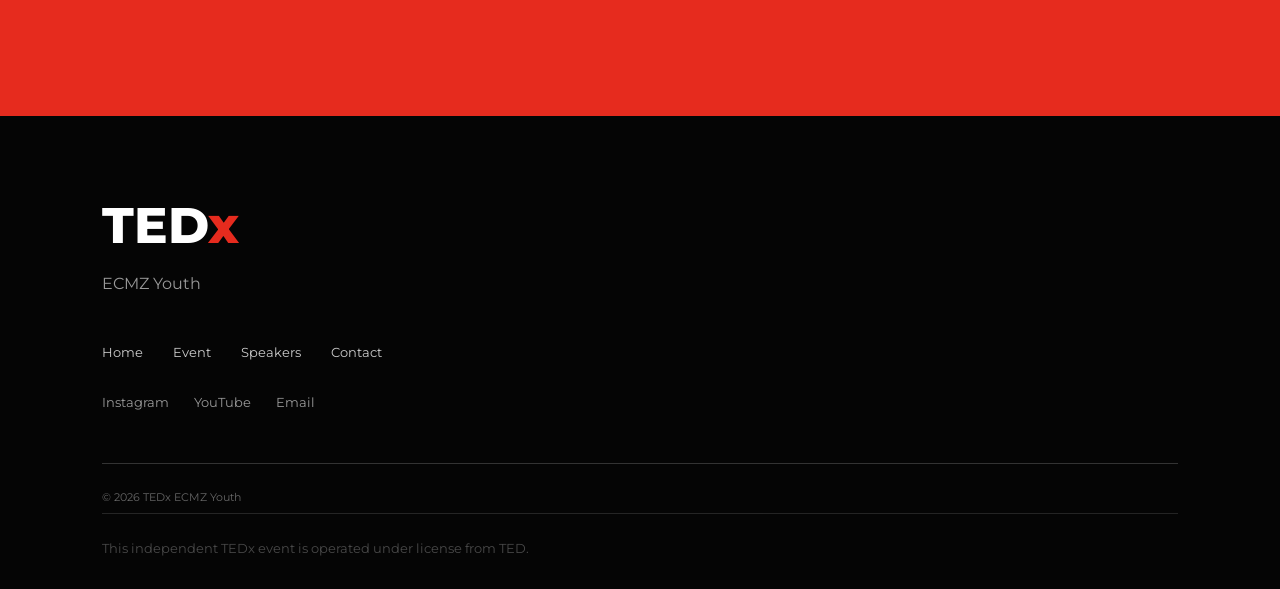
<file: TEDx/speakers.html>
<!DOCTYPE html>
<html lang="en">
<head>
<meta charset="UTF-8">
<meta name="viewport" content="width=device-width, initial-scale=1.0">
<title>Speakers | TEDx ECMZ Youth</title>

<link rel="stylesheet" href="style.css">
<link rel="preconnect" href="https://fonts.googleapis.com">
<link rel="preconnect" href="https://fonts.gstatic.com" crossorigin>
<link href="https://fonts.googleapis.com/css2?family=Montserrat:wght@400;500;600;700;800&display=swap" rel="stylesheet">
</head>
<body>
<header class="header">
<div class="logo-container"><a href="index.html"><img src="images/logo.png" alt="TEDx ECMZ Youth logo"></a></div>
<nav class="navbar">
<a href="index.html">Home</a><a href="event.html">Event</a><a href="speakers.html">Speakers</a><a href="contact.html">Contact</a>
</nav>
<a href="https://docs.google.com/forms/d/e/1FAIpQLSfxwrehClog3NkdFNM2hpVOUm62PTyvZKDhpCtgeWnrmLg81g/viewform?usp=dialog" class="btn-header">REGISTER NOW</a> <!--ACA VA EL LINK DEL FORMULARIO-->
</header>
<main>
<section class="page-hero"><p>TEDx ECMZ YOUTH</p><h1>Speakers</h1><p>People with stories, experiences and ideas worth hearing.</p></section>
<section class="all-speakers"><article class="speaker-card-large"><img src="images/emi.png" alt="Emilia Fontana">
    <div><p>SPEAKER 01</p><h2>Emilia Fontana</h2><h3>“The song we inherit”</h3>    </div></article>
    <article class="speaker-card-large"><img src="images/moree.png" alt="Morena Lucero">
        <div><p>SPEAKER 02</p><h2>Morena Lucero</h2><h3>“Beyond the diagnosis”</h3>
        </div>
    </article>
    <article class="speaker-card-large"><img src="images/yu.png" alt="Shirley Yu">
        <div><p>SPEAKER 03</p><h2>Shirley Yu</h2><h3>“The Brain: The biggest obstacle to your dreams”</h3>
        </div>
    </article>
    <article class="speaker-card-large"><img src="images/vicky.png" alt="Victoria Zárraga">
        <div><p>SPEAKER 04</p><h2>Victoria Zárraga</h2><h3>“Music:The sound of life”</h3>
        </div>
    </article>
    <article class="speaker-card-large"><img src="images/valen.png" alt="Valentina Ramirez">
        <div><p>SPEAKER 05</p><h2>Valentina Ramirez</h2><h3>“Carpe Diem: Enjoy growing up”</h3>
        </div>
    </article>
    <article class="speaker-card-large"><img src="images/lola.png" alt="Lola Anta">
        <div><p>SPEAKER 06</p><h2>Lola Anta</h2><h3>“How 18 is too young to decide your future”</h3>
        </div>
    </article>
    <article class="speaker-card-large"><img src="images/fabri.jpg" alt="Fabricio Tamborini">
        <div><p>SPEAKER 07</p><h2>Fabricio Tamborini</h2><h3>“Investing isn´t what you think”</h3>
        </div>
    </article>
    <article class="speaker-card-large"><img src="images/duo.png" alt="Ignacio Duo">
        <div><p>SPEAKER 08</p><h2>Ignacio Duo</h2><h3>“Travel alone”</h3>
        </div>
    </article>
    <article class="speaker-card-large"><img src="images/iara.png" alt="Iara Alloisio y Juan Baracchini">
        <div><p>SPEAKER 09</p><h2>Iara Alloisio y Juan Baracchini</h2><h3>“The invisible cycle of bullying = The armor of thorns”</h3>
        </div>
    </article>
    <article class="speaker-card-large"><img src="images/betel.png" alt="Emmanuel Recabarren">
        <div><p>SPEAKER 10</p><h2>Emmanuel Recabarren</h2><h3>“The importance of taking care of our national identity”</h3>
        </div>
    </article>
    <article class="speaker-card-large"><img src="images/beva.png" alt="Martín Bevaqua">
        <div><p>SPEAKER 11</p><h2>Martín Bevaqua</h2><h3>“Resilience in sports”</h3>
        </div>
    </article>
    <article class="speaker-card-large"><img src="images/flor.png" alt="Florencia Rodriguez">
        <div><p>SPEAKER 12</p><h2>Florencia Rodriguez</h2><h3>“Opening doors to new experiences”</h3>
     </div>
    </article>
    <article class="speaker-card-large"><img src="images/mai.png" alt="Maia Flores">
        <div><p>SPEAKER 13</p><h2>Maia Flores</h2><h3>“Why do we feel guilty as a survivor?”</h3>
        </div>
    </article>
</section>
<section class="cta" id="talks"><h2>Watch the talks</h2><p class="note">Talk videos will be published here after the event.</p><a href="#" class="btn-secondary">TALKS PLAYLIST (COMING SOON)</a></section>
</main>
<footer class="footer">
<div class="footer-logo"><h2>TED<span>x</span></h2><p>ECMZ Youth</p></div>
<div class="footer-links">
    <a href="index.html">Home</a>
    <a href="event.html">Event</a>
    <a href="speakers.html">Speakers</a>
    <a href="contact.html">Contact</a>
</div>
<div class="footer-social">
    <a href="https://www.instagram.com/tedxecmzyouth">Instagram</a>
    <a href="#">YouTube</a>
    <a href="contact.html">Email</a>
</div>
<p class="copyright">© 2026 TEDx ECMZ Youth</p>
<p class="copyright disclaimer">This independent TEDx event is operated under license from TED.</p>
</footer>
</body>
</html>
</file>
<file: TEDx/style.css>
/* =========================================================
   TEDx ESCUELA DE COMERCIO MARTÍN ZAPATA YOUTH
   STYLE.CSS
   ========================================================= */


/* =========================================================
   1. CONFIGURACIÓN GENERAL
   ========================================================= */

* {
    margin: 0;
    padding: 0;
    box-sizing: border-box;
}

html {
    scroll-behavior: smooth;
}

body {
    font-family: 'Montserrat', sans-serif;
    background-color: #ffffff;
    color: #111111;
    line-height: 1.6;
}


/* Evita que las imágenes se desborden */

img {
    max-width: 100%;
    display: block;
}


/* Links */

a {
    text-decoration: none;
    color: inherit;
}


/* =========================================================
   2. VARIABLES
   ========================================================= */

:root {

    --rojo: #e62b1e;
    --negro: #111111;
    --blanco: #ffffff;
    --gris: #f5f5f5;
    --gris-medio: #777777;
    --borde: #dddddd;

}


/* =========================================================
   3. HEADER / NAVBAR
   ========================================================= */

.header {

    width: 100%;
    height: 50px;
    padding: 0 6%;
    display: flex;
    align-items: center;
    justify-content: space-between;
    background-color: var(--blanco);
    border-bottom: 1px solid #eeeeee;
    position: sticky;
    top: 0;
    z-index: 1000;

}


/* Logo */

.logo-container {

    display: flex;
    align-items: center;

}

.logo-container img {

    width: 200px;
    height: auto;

}


/* Navegación */

.navbar {

    display: flex;
    align-items: center;
    gap: 32px;

}

.navbar a {

    font-size: 13px;
    font-weight: 600;
    position: relative;
    transition: 0.3s;

}


/* Línea roja al pasar el mouse */

.navbar a::after {

    content: "";

    position: absolute;

    left: 0;
    bottom: -7px;

    width: 0;
    height: 2px;

    background-color: var(--rojo);

    transition: 0.3s;

}

.navbar a:hover::after {

    width: 100%;
}


/* Botón del header */

/* Botón del header */

.btn-header {

    background-color: var(--rojo);
    color: white;
    padding: 10px 24px;
    font-size: 11px;
    font-weight: 700;
    letter-spacing: 0.5px;
    border-radius: 50px; /* O usa 999px para mantener los bordes redondeados perfectos */
    display: inline-block;
    transition: 0.3s;

}

.btn-header:hover {

    background-color: #b91f16;

    transform: translateY(-2px);

}

/* =========================================================
   4. BOTONES
   ========================================================= */

.btn-primary {

    display: inline-block;

    background-color: var(--rojo);
    color: var(--blanco);

    padding: 15px 25px;

    font-size: 12px;
    font-weight: 700;

    letter-spacing: 0.5px;

    transition: 0.3s;

}

.btn-primary:hover {

    background-color: #b91f16;

    transform: translateY(-3px);

}


.btn-secondary {

    display: inline-block;

    border: 1px solid var(--blanco);
    color: var(--blanco);

    padding: 14px 25px;

    font-size: 12px;
    font-weight: 700;

    transition: 0.3s;

}

.btn-secondary:hover {

    background-color: var(--blanco);
    color: var(--negro);

}


.text-link {

    display: inline-block;

    margin-top: 25px;

    color: var(--rojo);

    font-size: 12px;
    font-weight: 700;

    transition: 0.3s;

}

.text-link:hover {

    transform: translateX(6px);

}


/* =========================================================
   5. HERO - PÁGINA PRINCIPAL
   ========================================================= */

.hero {

    min-height: calc(100vh - 82px);

    display: flex;
    align-items: center;

    padding: 80px 8%;

    position: relative;

    background:
        linear-gradient(
            rgba(0, 0, 0, 0.60),
            rgba(0, 0, 0, 0.60)
        ),
        url("images/herodf.jpg");

    background-size: cover;
    background-position: center;

    color: white;

}


/* Contenido */

.hero-content {

    max-width: 850px;

    animation: aparecer 1s ease;

}


.hero-small {

    font-size: 13px;

    font-weight: 700;

    letter-spacing: 2px;

    margin-bottom: 25px;

    color: #ffffff;

}


.hero h1 {

    font-size: clamp(50px, 7vw, 100px);

    line-height: 0.95;

    font-weight: 800;

    letter-spacing: -4px;

    margin-bottom: 35px;

}


.hero h1 span {

    color: var(--rojo);

}


.hero h2 {

    font-size: clamp(25px, 3vw, 42px);

    line-height: 1.2;

    font-weight: 500;

    margin-bottom: 25px;

}


.hero p {

    max-width: 600px;

    font-size: 16px;

    margin-bottom: 35px;

}


.hero-buttons {

    display: flex;

    gap: 15px;

    flex-wrap: wrap;

}


/* =========================================================
   6. ANIMACIÓN
   ========================================================= */

@keyframes aparecer {

    from {

        opacity: 0;
        transform: translateY(25px);

    }

    to {

        opacity: 1;
        transform: translateY(0);

    }

}


/* =========================================================
   7. TÍTULOS GENERALES
   ========================================================= */

.section-title {

    margin-bottom: 50px;

}


.section-title p {

    color: var(--rojo);

    font-size: 12px;

    font-weight: 800;

    letter-spacing: 2px;

    margin-bottom: 12px;

}


.section-title h2 {

    font-size: clamp(35px, 5vw, 65px);

    line-height: 1.05;

    letter-spacing: -2px;

    font-weight: 700;

}


/* =========================================================
   8. ABOUT
   ========================================================= */

.about {

    padding: 120px 10%;

    background-color: var(--blanco);

}


.about-content {

    max-width: 850px;

}


.about-text p {

    font-size: 20px;

    line-height: 1.8;

    margin-bottom: 25px;

    color: #333333;

}


/* =========================================================
   9. EVENT PREVIEW
   ========================================================= */

.event-preview {

    display: grid;

    grid-template-columns: 1fr 1fr;

    min-height: 600px;

}


.event-image {

    overflow: hidden;

}


.event-image img {

    width: 100%;
    height: 100%;

    object-fit: cover;

    transition: transform 0.6s ease;

}


.event-image:hover img {

    transform: scale(1.04);

}


.event-info {

    padding: 80px;

    background-color: var(--negro);

    color: white;

    display: flex;

    flex-direction: column;

    justify-content: center;

}


.event-info > p:first-child {

    color: var(--rojo);

    font-size: 12px;

    font-weight: 800;

    letter-spacing: 2px;

    margin-bottom: 20px;

}


.event-info h2 {

    font-size: clamp(40px, 5vw, 65px);

    line-height: 1.05;

    letter-spacing: -2px;

    margin-bottom: 30px;

}


.event-info p {

    max-width: 500px;

    margin-bottom: 30px;

}


/* =========================================================
   10. SPEAKERS PREVIEW (CORREGIDO)
   ========================================================= */

.speakers-preview {
    padding: 120px 10%;
}

.speaker-grid {
    display: grid;
    grid-template-columns: repeat(3, 1fr);
    gap: 25px;
    margin-bottom: 40px;
}

.speaker-card {
    background-color: var(--blanco); /* Cambiado de #000 a blanco para eliminar la franja negra inferior */
    overflow: hidden;
    transition: 0.4s;
}

.speaker-card:hover {
    transform: translateY(-8px);
}

.speaker-card img {
    width: 100%;
    height: 380px;             /* Define un alto uniforme para todas las fotos */
    object-fit: cover;         /* Adapta la imagen sin deformarla */
    object-position: top center;/* Asegura que el rostro/cabeza siempre quede visible arriba */
    background-color: #000000; /* Mantiene el fondo negro unificado solo dentro de la foto */
    filter: grayscale(15%);
    transition: 0.5s;
}

.speaker-info {
    padding: 25px;
    background-color: var(--gris); /* Mantiene la tarjeta limpia abajo */
}

.speaker-info h3 {
    font-size: 20px;
    margin-bottom: 5px;
}

.speaker-info p {
    color: var(--rojo);
    font-size: 12px;
    font-weight: 600;
}
/* =========================================================
   11. CTA
   ========================================================= */

.cta {

    padding: 120px 8%;

    background-color: var(--rojo);

    color: white;

    text-align: center;

}


.cta h2 {

    font-size: clamp(40px, 6vw, 80px);

    line-height: 1;

    letter-spacing: -3px;

    margin-bottom: 40px;

}


.cta .btn-primary {

    background-color: white;

    color: var(--negro);

}


.cta .btn-primary:hover {

    background-color: var(--negro);

    color: white;

}


/* =========================================================
   12. HERO DE LAS PÁGINAS INTERNAS
   ========================================================= */

.page-hero {

    min-height: 430px;

    padding: 100px 10%;

    background-color: var(--negro);

    color: white;

    display: flex;

    flex-direction: column;

    justify-content: center;

}


.page-hero p:first-child {

    color: var(--rojo);

    font-size: 12px;

    font-weight: 800;

    letter-spacing: 2px;

    margin-bottom: 20px;

}


.page-hero h1 {

    font-size: clamp(55px, 8vw, 100px);

    line-height: 0.95;

    letter-spacing: -4px;

    margin-bottom: 25px;

}


.page-hero p:last-child {

    max-width: 600px;

    font-size: 18px;

    color: #dddddd;

}


/* =========================================================
   13. EVENT DETAILS
   ========================================================= */

.event-details {

    padding: 110px 10%;

    display: grid;

    grid-template-columns: repeat(3, 1fr);

    gap: 60px;

}


.event-detail {

    border-top: 3px solid var(--negro);

    padding-top: 25px;

}


.event-detail span {

    color: var(--rojo);

    font-size: 13px;

    font-weight: 800;

}


.event-detail h2 {

    font-size: 30px;

    margin: 20px 0;

}


.event-detail p {

    color: #555555;

}


/* =========================================================
   14. EVENT DATA
   ========================================================= */

.event-data {

    background-color: var(--gris);

    padding: 80px 10%;

    display: grid;

    grid-template-columns: repeat(3, 1fr);

    gap: 50px;

}


.event-data p {

    color: var(--rojo);

    font-size: 11px;

    font-weight: 800;

    letter-spacing: 2px;

    margin-bottom: 10px;

}


.event-data h2 {

    font-size: 27px;

    line-height: 1.2;

}


/* =========================================================
   15. EXPERIENCE
   ========================================================= */

.experience {

    padding: 120px 10%;

}


.experience-grid {

    display: grid;

    grid-template-columns: repeat(4, 1fr);

    gap: 20px;

}


.experience-card {

    padding: 35px;

    min-height: 250px;

    background-color: var(--negro);

    color: white;

    transition: 0.3s;

}


.experience-card:hover {

    transform: translateY(-7px);

}


.experience-card span {

    color: var(--rojo);

    font-weight: 800;

}


.experience-card h3 {

    font-size: 27px;

    margin: 45px 0 15px;

}


.experience-card p {

    color: #cccccc;

    font-size: 14px;

}


/* =========================================================
   16. AGENDA / TIMELINE
   ========================================================= */

.agenda {

    padding: 120px 10%;

    background-color: var(--gris);

}


.timeline {

    max-width: 900px;

}


.timeline-item {

    display: grid;

    /* Aumentamos el ancho de la primera columna de 150px a 200px para que entre la hora en una sola línea */
    grid-template-columns: 200px 1fr;

    gap: 40px;

    padding: 30px 0;

    border-top: 1px solid var(--borde);

}

.timeline-item:last-child {

    border-bottom: 1px solid var(--borde);

}


.timeline-item > span {

    color: var(--rojo);

    font-size: 20px;

    font-weight: 800;

}


.timeline-item h3 {

    font-size: 24px;

    margin-bottom: 5px;

}


.timeline-item p {

    color: #666666;

}


/* =========================================================
   17. SPEAKERS PAGE
   ========================================================= */

.all-speakers {

    padding: 110px 10%;

}


.speaker-card-large {

    display: grid;

    grid-template-columns: 40% 1fr;

    gap: 70px;

    padding: 70px 0;

    border-bottom: 1px solid var(--borde);

    align-items: center;

}


.speaker-photo-placeholder {

    width: 400px;

    height: 400px;

    border-radius: 100%;

    background: var(--gris);

    border: 1px solid var(--borde);

}


.speaker-card-large:first-child {

    padding-top: 0;

}


.speaker-card-large img {

    width: 400px;

    height: 400px;

    object-fit: cover;

    border-radius: 100%; /* ============== aca es la imafen ================================= */ 

}


.speaker-card-large div > p:first-child {

    color: var(--rojo);

    font-size: 11px;

    font-weight: 800;

    letter-spacing: 2px;

}


.speaker-card-large h2 {

    font-size: clamp(35px, 5vw, 60px);

    line-height: 1;

    margin: 15px 0;

}


.speaker-card-large h3 {

    font-size: 20px;

    font-weight: 500;

    margin-bottom: 25px;

}


.speaker-card-large div > p:last-child {

    color: #555555;

    max-width: 600px;

}


/* =========================================================
   18. TEAM PAGE
   ========================================================= */

.team-intro {

    padding: 110px 10%;

    display: grid;

    grid-template-columns: 1fr 1fr;

    gap: 100px;

}


.team-intro h2 {

    font-size: clamp(40px, 5vw, 65px);

    line-height: 1;

    letter-spacing: -2px;

}


.team-intro p {

    margin-bottom: 20px;

    color: #555555;

    font-size: 17px;

}


.team {

    padding: 110px 10%;

    background-color: var(--gris);

}


.team-grid {

    display: grid;

    grid-template-columns: repeat(3, 1fr);

    gap: 35px;

}


.team-card {

    background-color: white;

    padding-bottom: 25px;

}


.team-photo {

    overflow: hidden;

}


.team-card img {

    width: 100%;

    height: 330px;

    object-fit: cover;

    transition: 0.5s;

}


.team-card:hover img {

    transform: scale(1.05);

}


.team-card h3 {

    font-size: 19px;

    margin: 20px 20px 5px;

}


.team-card p {

    color: var(--rojo);

    font-size: 12px;

    font-weight: 700;

    margin-left: 20px;

}


/* =========================================================
   19. CONTACTO
   ========================================================= */

.contact-section {

    padding: 120px 10%;

    display: grid;

    grid-template-columns: 1fr 1fr;

    gap: 100px;

}


.contact-info > p:first-child {

    color: var(--rojo);

    font-size: 12px;

    font-weight: 800;

    letter-spacing: 2px;

}


.contact-info h2 {

    font-size: clamp(45px, 5vw, 70px);

    line-height: 1;

    margin: 20px 0 30px;

}


.contact-info > p {

    color: #555555;

    max-width: 500px;

}


.contact-data {

    margin-top: 50px;

}


.contact-data div {

    padding: 20px 0;

    border-top: 1px solid var(--borde);

}


.contact-data h3 {

    font-size: 14px;

    margin-bottom: 5px;

}


.contact-data p {

    color: #666666;

    font-size: 14px;

}


/* =========================================================
   20. FORMULARIO
   ========================================================= */

.contact-form {

    background-color: var(--gris);

    padding: 45px;

}


.contact-form form {

    display: flex;

    flex-direction: column;

}


.contact-form label {

    font-size: 12px;

    font-weight: 700;

    margin-bottom: 8px;

}


.contact-form input,
.contact-form textarea {

    width: 100%;

    border: none;

    border-bottom: 2px solid #cccccc;

    background-color: transparent;

    padding: 15px 5px;

    margin-bottom: 30px;

    font-family: inherit;

    font-size: 14px;

    outline: none;

    transition: 0.3s;

}


.contact-form input:focus,
.contact-form textarea:focus {

    border-bottom-color: var(--rojo);

}


.contact-form textarea {

    resize: vertical;

}


.contact-form button {

    border: none;

    cursor: pointer;

    font-family: inherit;

}


/* =========================================================
   21. FAQ
   ========================================================= */

.faq {

    padding: 110px 10%;

    background-color: var(--negro);

    color: white;

}


.faq-container {

    max-width: 900px;

}


.faq details {

    border-top: 1px solid #444444;

    padding: 25px 0;

}


.faq details:last-child {

    border-bottom: 1px solid #444444;

}


.faq summary {

    cursor: pointer;

    font-size: 18px;

    font-weight: 600;

    list-style: none;

    position: relative;

    padding-right: 30px;

}


.faq summary::after {

    content: "+";

    position: absolute;

    right: 0;

    font-size: 25px;

    color: var(--rojo);

}


.faq details[open] summary::after {

    content: "−";

}


.faq details p {

    color: #bbbbbb;

    margin-top: 20px;

    max-width: 700px;

}


/* =========================================================
   22. FOOTER
   ========================================================= */

.footer {

    background-color: #050505;

    color: white;

    padding: 70px 8% 30px;

}


.footer-logo h2 {

    font-size: 50px;

    font-weight: 800;

}


.footer-logo h2 span {

    color: var(--rojo);

}


.footer-logo p {

    color: #999999;

    margin-top: 5px;

}


.footer-links {

    display: flex;

    gap: 30px;

    margin: 45px 0 30px;

    flex-wrap: wrap;

}


.footer-links a {

    font-size: 13px;

    color: #cccccc;

    transition: 0.3s;

}


.footer-links a:hover {

    color: var(--rojo);

}


.footer-social {

    display: flex;

    gap: 25px;

    margin-bottom: 50px;

}


.footer-social a {

    font-size: 13px;

    color: #999999;

}


.footer-social a:hover {

    color: white;

}


.copyright {

    border-top: 1px solid #333333;

    padding-top: 25px;

    color: #666666;

    font-size: 11px;

}


/* =========================================================
   23. RESPONSIVE - TABLETS
   ========================================================= */

@media (max-width: 1000px) {


    .navbar {

        gap: 15px;

    }


    .navbar a {

        font-size: 11px;

    }


    .btn-header {

        display: none;

    }


    .speaker-grid {

        grid-template-columns: repeat(2, 1fr);

    }


    .experience-grid {

        grid-template-columns: repeat(2, 1fr);

    }


    .event-details {

        grid-template-columns: 1fr;

        gap: 40px;

    }


    .event-data {

        grid-template-columns: 1fr;

    }


    .team-grid {

        grid-template-columns: repeat(2, 1fr);

    }

}


/* =========================================================
   24. RESPONSIVE - CELULAR
   ========================================================= */

@media (max-width: 700px) {


    /* HEADER */

    .header {

        height: auto;

        padding: 18px 5%;

        flex-direction: column;

        gap: 18px;

    }


    .logo-container img {

        width: 130px;

    }


    .navbar {

        width: 100%;

        justify-content: center;

        flex-wrap: wrap;

        gap: 15px;

    }


    .navbar a {

        font-size: 10px;

    }


    /* HERO */

    .hero {

        min-height: 700px;

        padding: 70px 7%;

    }


    .hero h1 {

        font-size: 55px;

        letter-spacing: -3px;

    }


    .hero h2 {

        font-size: 25px;

    }


    .hero p {

        font-size: 14px;

    }


    /* SECCIONES */

    .about,
    .speakers-preview,
    .experience,
    .agenda,
    .all-speakers,
    .team,
    .team-intro,
    .contact-section {

        padding: 80px 7%;

    }


    .section-title {

        margin-bottom: 35px;

    }


    .section-title h2 {

        font-size: 40px;

    }


    /* EVENT */

    .event-preview {

        grid-template-columns: 1fr;

    }


    .event-image {

        height: 350px;

    }


    .event-info {

        padding: 70px 7%;

    }


    .event-info h2 {

        font-size: 45px;

    }


    /* SPEAKERS */

    .speaker-grid {

        grid-template-columns: 1fr 0;

    }


    .speaker-card img {

        height: 500px;
        border-radius: 100%;

    }


    /* PAGE HERO */

    .page-hero {

        min-height: 350px;

        padding: 70px 7%;

    }


    .page-hero h1 {

        font-size: 55px;

    }


    /* EXPERIENCE */

    .experience-grid {

        grid-template-columns: 1fr;

    }


    /* TIMELINE */

    .timeline-item {

        grid-template-columns: 80px 1fr;

        gap: 20px;

    }


    /* SPEAKERS */

    .speaker-card-large {

        grid-template-columns: 1fr;

        gap: 30px;

        padding: 50px;

    }


    .speaker-card-large img,
    .speaker-photo-placeholder {

        height: 400px;

    }


    /* TEAM */

    .team-intro {

        grid-template-columns: 1fr;

        gap: 40px;

    }


    .team-grid {

        grid-template-columns: 1fr;

    }


    /* CONTACTO */

    .contact-section {

        grid-template-columns: 1fr;

        gap: 60px;

    }


    .contact-form {

        padding: 30px 20px;

    }


    /* CTA */

    .cta {

        padding: 90px 7%;

    }


    .cta h2 {

        font-size: 45px;

    }


    /* FOOTER */
   
    .footer {

        padding: 60px 7% 25px;

    }
    .footer-links {

        font-size: 13px;
        color: #999999;
        position: relative;
        z-index: 10; 

    }
   
}
/* Additions */
.note{opacity:.7;font-size:.9rem;margin-top:24px;text-align:center}
.disclaimer{font-size:.8rem;opacity:.7;margin-top:6px}
.cta p.note{margin-bottom:24px}
</file>
